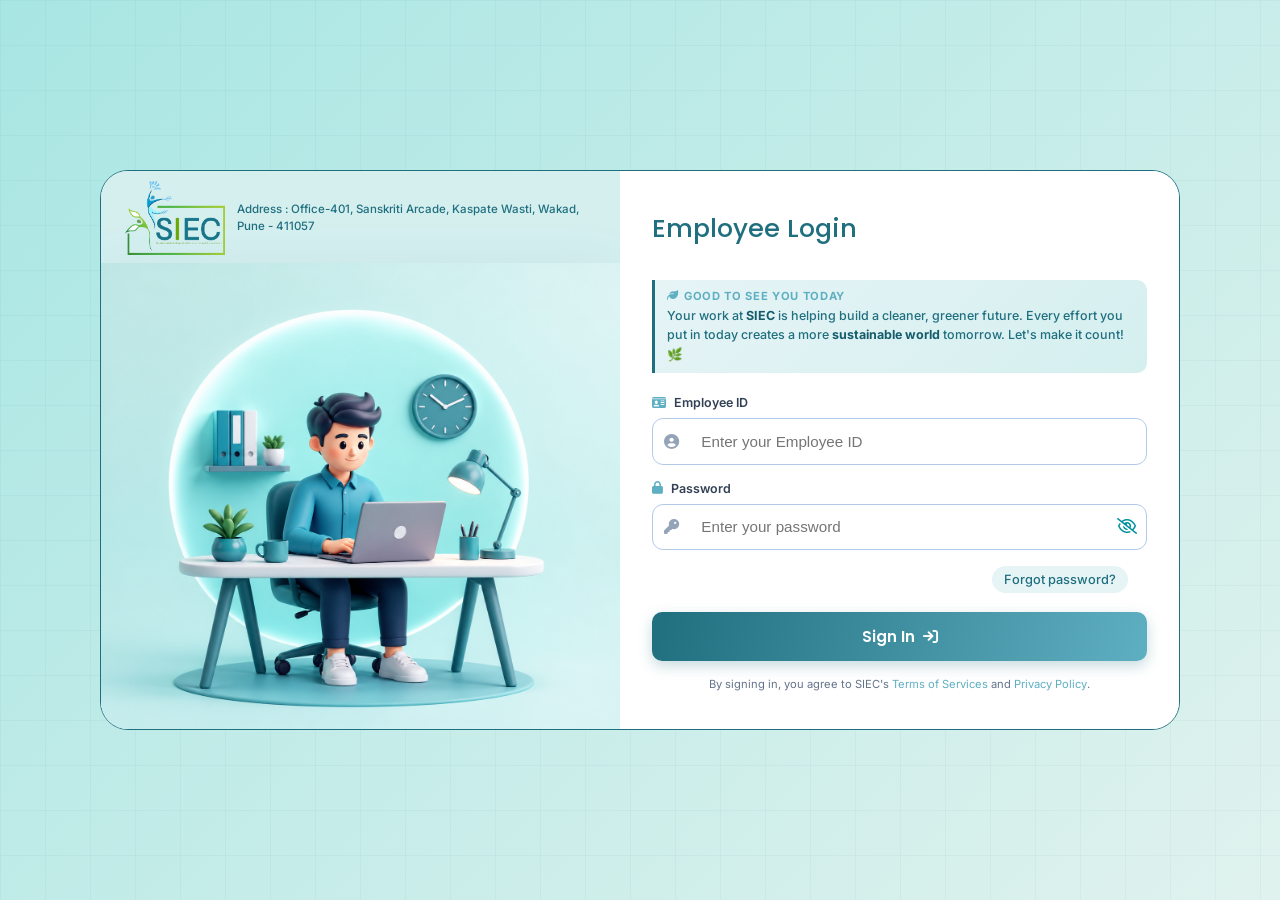
<file: index.html>
<!DOCTYPE html>
<html lang="en">
<head>
<meta charset="UTF-8" />
<meta name="viewport" content="width=device-width, initial-scale=1.0, user-scalable=yes" />
<title>Login | SIEC</title>

<link href="https://fonts.googleapis.com/css2?family=Inter:wght@400;500;600;700&family=Poppins:wght@500;600;700&display=swap" rel="stylesheet">
<link rel="stylesheet" href="https://cdnjs.cloudflare.com/ajax/libs/font-awesome/6.5.0/css/all.min.css">

<style>
  /* ── RESET & BASE ─────────────────────────────────────── */
  * { margin: 0; padding: 0; box-sizing: border-box; }

  body {
    font-family: 'Inter', sans-serif;
    min-height: 100vh;
    display: flex;
    align-items: center;
    justify-content: center;
    padding: 1.5rem;
    background: linear-gradient(135deg, #a8e6e3 0%, #e0f2ee 100%);
    overflow: auto;
  }

  body::before {
    content: '';
    position: fixed;
    inset: 0;
    background-image:
      linear-gradient(rgba(31, 111, 127, 0.06) 1px, transparent 1px),
      linear-gradient(90deg, rgba(31, 111, 127, 0.06) 1px, transparent 1px);
    background-size: 45px 45px;
    opacity: .7;
    pointer-events: none;
    z-index: 0;
  }

  /* ── LOGIN CARD ───────────────────────────────────────── */
  /* REPLACE */
.main-wrapper {
    position: relative;
    z-index: 2;
    width: 100%;
    max-width: 1080px;
    height: auto;
    max-height: calc(100vh - 3rem);
    background: white;
    border-radius: 28px;
    overflow: hidden;
    display: flex;
    border: 1px solid #1F6F7F;
  }

  /* Left Side */
  /* REPLACE */
.illustration-side {
    flex: 1.05;
    background: #d5efef;
    display: flex;
    flex-direction: column;
    align-items: center;
    justify-content: flex-start;
    position: relative;
    overflow: hidden;
    min-height: 0;
  }

  .illustration-top {
    margin-bottom: 10px;
    display: flex;
    align-items: center;
    gap: 12px;
    padding: 2px 24px 0;
  }

  .illustration-top img.side-logo {
    height: 90px;
    width: 100px;
    object-fit: contain;
    flex-shrink: 0;
  }

  .illustration-address {
    font-family: 'Inter', sans-serif;
    font-size: 0.72rem;
    color: #1F6F7F;
    line-height: 1.5;
    font-weight: 500;
  }

 /* REPLACE */
.illustration-side img.main-illustration {
    width: 100%;
    flex: 1;
    min-height: 0;
    object-fit: cover;
    object-position: center top;
    filter: drop-shadow(0 20px 30px rgba(31, 111, 127, .15));
    margin-top: -10px;
  }

  /* Right Side */
  /* REPLACE */
.form-side {
    flex: 1;
    background: white;
    padding: 2.4rem 2rem;
    display: flex;
    flex-direction: column;
    justify-content: center;
    min-height: 0;
    overflow-y: auto;
  }

  .header-row {
    display: flex;
    align-items: flex-start;
    gap: 16px;
    margin-bottom: 1.6rem;
  }

  .form-side h1 {
    font-family: 'Poppins', sans-serif;
    font-size: 1.6rem;
    font-weight: 500;
    color: #1F6F7F;
    margin: 0 0 6px;
  }

  /* ── MOTIVATIONAL TAGLINE ─────────────────────────────── */
  .motivational-tagline {
    background: linear-gradient(135deg, #E6F4F6 0%, #d5efef 100%);
    border-left: 3px solid #1F6F7F;
    border-radius: 0 10px 10px 0;
    padding: 9px 12px;
    margin-bottom: 1.4rem;
  }

  .motivational-tagline .tag-greeting {
    font-size: 0.7rem;
    font-weight: 700;
    color: #5FAFC2;
    letter-spacing: 0.06em;
    text-transform: uppercase;
    margin-bottom: 3px;
    display: flex;
    align-items: center;
    gap: 5px;
  }

  .motivational-tagline .tag-text {
    font-size: 0.78rem;
    font-weight: 500;
    color: #1F6F7F;
    line-height: 1.55;
  }

  .motivational-tagline .tag-text strong {
    color: #145c6b;
    font-weight: 700;
  }

  .input-group { margin-bottom: 1rem; }

  .input-group label {
    display: flex;
    align-items: center;
    gap: 8px;
    font-weight: 600;
    font-size: 0.78rem;
    margin-bottom: 8px;
    color: #334155;
  }

  .input-group label i { color: #5FAFC2; }

  .input-field { position: relative; }

  .input-field i.field-icon {
    position: absolute;
    left: 12px;
    top: 50%;
    transform: translateY(-50%);
    color: #94A3B8;
    font-size: 0.95rem;
  }

  .input-field input {
    width: 100%;
    padding: 0.85rem 1rem 0.85rem 3rem;
    font-size: 0.95rem;
    font-weight: 500;
    border: 1.5px solid #b2caea;
    border-radius: 11px;
    outline: none;
    transition: all 0.2s;
  }

  .input-field input:focus {
    border-color: #1F6F7F;
    box-shadow: 0 0 0 3px rgba(31, 111, 127, 0.08);
  }

  .password-toggle {
    position: absolute;
    right: 10px;
    top: 50%;
    transform: translateY(-50%);
    background: none;
    border: none;
    font-size: 1rem;
    color: #03919e;
    cursor: pointer;
  }

  .login-btn {
    width: 100%;
    background: linear-gradient(105deg, #1F6F7F 0%, #5FAFC2 100%);
    border: none;
    padding: 0.8rem;
    font-family: 'Poppins', sans-serif;
    font-weight: 600;
    font-size: 0.95rem;
    border-radius: 10px;
    color: #fff;
    cursor: pointer;
    margin-top: 1.2rem;
    display: flex;
    align-items: center;
    justify-content: center;
    gap: 0.5rem;
    box-shadow: 0 5px 14px rgba(31, 111, 127, 0.25);
    transition: all 0.2s;
  }

  .login-btn:hover:not(:disabled) {
    transform: translateY(-1px);
    box-shadow: 0 8px 18px rgba(31, 111, 127, 0.3);
  }

  .login-btn:disabled { opacity: 0.7; cursor: not-allowed; }

  .forgot-link {
    display: flex;
    justify-content: flex-end;
    margin: 0 1.2rem;
  }

  .forgot-link a {
    display: inline-block;
    padding: 6px 12px;
    font-size: 0.8rem;
    font-weight: 500;
    color: #1F6F7F;
    background: #E6F4F6;
    border-radius: 999px;
    text-decoration: none;
    transition: all 0.2s ease;
  }

  .forgot-link a:hover {
    background: #d4eef2;
    color: #145c6b;
    transform: translateY(-1px);
  }

  .terms {
    margin-top: auto;
    text-align: center;
    font-size: 0.7rem;
    color: #64748B;
    padding-top: 1rem;
  }

  .terms a { color: #5FAFC2; text-decoration: none; }

  @media (max-width: 900px) {
    .illustration-side { display: none; }
    .form-side { padding: 1.4rem 1.2rem; }
    .form-side h1 { font-size: 1.4rem; }
  }

  @media (max-width: 600px) {
    .main-wrapper { height: auto; }
    .form-side { padding: 1.2rem 1rem; }
    .login-btn { font-size: 0.9rem; padding: 0.75rem; }
    .input-field input { font-size: 0.88rem; }
  }

  /* ── TOAST ────────────────────────────────────────────── */
  .toast {
    position: fixed;
    top: 20px;
    right: 20px;
    z-index: 99999;
    padding: 12px 20px;
    border-radius: 12px;
    font-size: 14px;
    font-weight: 500;
    color: #fff;
    opacity: 0;
    transform: translateY(-10px);
    transition: all .3s;
    pointer-events: none;
    max-width: 340px;
  }

  .toast.show { opacity: 1; transform: translateY(0); }
  .toast.error   { background: #E56C6C; }
  .toast.success { background: #6FAF2E; }
  .toast.warning { background: #F59E0B; }

  /* ════════════════════════════════════════════════════════
     FORGOT PASSWORD OVERLAY
  ════════════════════════════════════════════════════════ */
  .fp-overlay {
    position: fixed;
    inset: 0;
    z-index: 9998;
    background: rgba(15, 40, 50, 0.55);
    backdrop-filter: blur(4px);
    display: flex;
    align-items: center;
    justify-content: center;
    padding: 1rem;
    opacity: 0;
    pointer-events: none;
    transition: opacity 0.3s ease;
  }

  .fp-overlay.active {
    opacity: 1;
    pointer-events: all;
  }

  .fp-modal {
    background: #fff;
    border-radius: 22px;
    width: 100%;
    max-width: 440px;
    box-shadow: 0 24px 60px rgba(15, 40, 50, 0.22);
    border: 1px solid rgba(31, 111, 127, 0.15);
    overflow: hidden;
    transform: translateY(18px) scale(0.97);
    transition: transform 0.32s cubic-bezier(0.34, 1.56, 0.64, 1);
  }

  .fp-overlay.active .fp-modal {
    transform: translateY(0) scale(1);
  }

  /* Modal Header */
  .fp-header {
    background: linear-gradient(105deg, #1F6F7F 0%, #5FAFC2 100%);
    padding: 1.4rem 1.6rem 1.2rem;
    position: relative;
  }

  .fp-header-top {
    display: flex;
    align-items: flex-start;
    justify-content: space-between;
  }

  .fp-header-icon {
    width: 42px;
    height: 42px;
    background: rgba(255,255,255,0.18);
    border-radius: 12px;
    display: flex;
    align-items: center;
    justify-content: center;
    font-size: 1.1rem;
    color: #fff;
    flex-shrink: 0;
  }

  .fp-close-btn {
    background: rgba(255,255,255,0.18);
    border: none;
    color: #fff;
    width: 30px;
    height: 30px;
    border-radius: 8px;
    cursor: pointer;
    font-size: 0.9rem;
    display: flex;
    align-items: center;
    justify-content: center;
    transition: background 0.2s;
    flex-shrink: 0;
  }

  .fp-close-btn:hover { background: rgba(255,255,255,0.28); }

  .fp-header h2 {
    font-family: 'Poppins', sans-serif;
    font-size: 1.15rem;
    font-weight: 600;
    color: #fff;
    margin: 10px 0 2px;
  }

  .fp-header p {
    font-size: 0.75rem;
    color: rgba(255,255,255,0.8);
    line-height: 1.45;
  }

  /* Breadcrumb Steps */
  .fp-steps {
    display: flex;
    align-items: center;
    padding: 1rem 1.6rem 0;
    gap: 0;
  }

  .fp-step-item {
    display: flex;
    flex-direction: column;
    align-items: center;
    gap: 5px;
    flex: 1;
    position: relative;
  }

  /* Connector line between steps */
  .fp-step-item:not(:last-child)::after {
    content: '';
    position: absolute;
    top: 15px;
    left: calc(50% + 15px);
    right: calc(-50% + 15px);
    height: 2px;
    background: #e2eaf0;
    transition: background 0.4s;
    z-index: 0;
  }

  .fp-step-item.completed:not(:last-child)::after {
    background: #1F6F7F;
  }

  .fp-step-dot {
    width: 30px;
    height: 30px;
    border-radius: 50%;
    border: 2px solid #cbd5e1;
    background: #fff;
    display: flex;
    align-items: center;
    justify-content: center;
    font-size: 0.7rem;
    font-weight: 700;
    color: #94a3b8;
    transition: all 0.35s;
    position: relative;
    z-index: 1;
  }

  .fp-step-item.active .fp-step-dot {
    border-color: #1F6F7F;
    background: #1F6F7F;
    color: #fff;
    box-shadow: 0 0 0 4px rgba(31, 111, 127, 0.15);
  }

  .fp-step-item.completed .fp-step-dot {
    border-color: #1F6F7F;
    background: #1F6F7F;
    color: #fff;
  }

  .fp-step-label {
    font-size: 0.64rem;
    font-weight: 600;
    color: #94a3b8;
    text-align: center;
    white-space: nowrap;
    transition: color 0.3s;
  }

  .fp-step-item.active .fp-step-label,
  .fp-step-item.completed .fp-step-label {
    color: #1F6F7F;
  }

  /* Modal Body */
  .fp-body {
    padding: 1.2rem 1.6rem 1.4rem;
    height: 320px;
    overflow: auto;
  }

  /* Step panels */
  .fp-panel {
    display: none;
    animation: fp-fade-in 0.3s ease;
  }

  .fp-panel.active { display: block; }

  @keyframes fp-fade-in {
    from { opacity: 0; transform: translateX(12px); }
    to   { opacity: 1; transform: translateX(0); }
  }

  .fp-panel-title {
    font-family: 'Poppins', sans-serif;
    font-size: 0.88rem;
    font-weight: 600;
    color: #1e3a44;
    margin-bottom: 4px;
  }

  .fp-panel-sub {
    font-size: 0.74rem;
    color: #64748b;
    margin-bottom: 1.1rem;
    line-height: 1.5;
  }

  .fp-panel-sub strong { color: #1F6F7F; }

  /* Email badge (shown in step 2 & 3) */
  .fp-email-badge {
    display: inline-flex;
    align-items: center;
    gap: 6px;
    background: #E6F4F6;
    border: 1px solid #b2dfe7;
    border-radius: 8px;
    padding: 6px 10px;
    margin-bottom: 1rem;
    font-size: 0.76rem;
    font-weight: 600;
    color: #1F6F7F;
  }

  .fp-email-badge i { font-size: 0.8rem; color: #5FAFC2; }

  /* Input fields inside modal */
  .fp-input-group { margin-bottom: 0.9rem; }

  .fp-input-group label {
    display: flex;
    align-items: center;
    gap: 7px;
    font-weight: 600;
    font-size: 0.75rem;
    color: #334155;
    margin-bottom: 7px;
  }

  .fp-input-group label i { color: #5FAFC2; font-size: 0.8rem; }

  .fp-input-wrap { position: relative; }

  .fp-input-wrap i.fi-icon {
    position: absolute;
    left: 11px;
    top: 50%;
    transform: translateY(-50%);
    color: #94a3b8;
    font-size: 0.9rem;
  }

  .fp-input-wrap input {
    width: 100%;
    padding: 0.78rem 1rem 0.78rem 2.7rem;
    font-size: 0.9rem;
    font-weight: 500;
    border: 1.5px solid #b2caea;
    border-radius: 10px;
    outline: none;
    transition: all 0.2s;
    font-family: 'Inter', sans-serif;
    color: #1e3a44;
  }

  .fp-input-wrap input:focus {
    border-color: #1F6F7F;
    box-shadow: 0 0 0 3px rgba(31, 111, 127, 0.09);
  }

  .fp-input-wrap input.error-field {
    border-color: #E56C6C;
    box-shadow: 0 0 0 3px rgba(229, 108, 108, 0.1);
  }

  .fp-pwd-toggle {
    position: absolute;
    right: 10px;
    top: 50%;
    transform: translateY(-50%);
    background: none;
    border: none;
    font-size: 0.95rem;
    color: #03919e;
    cursor: pointer;
    padding: 2px;
  }

  /* OTP input row */
  .otp-row {
    display: flex;
    gap: 8px;
    justify-content: center;
    margin-bottom: 0.6rem;
  }

  .otp-cell {
    width: 44px;
    height: 52px;
    border: 2px solid #b2caea;
    border-radius: 10px;
    text-align: center;
    font-size: 1.3rem;
    font-weight: 700;
    color: #1F6F7F;
    font-family: 'Poppins', sans-serif;
    outline: none;
    transition: all 0.2s;
    background: #fff;
    -moz-appearance: textfield;
  }

  .otp-cell::-webkit-outer-spin-button,
  .otp-cell::-webkit-inner-spin-button { -webkit-appearance: none; }

  .otp-cell:focus {
    border-color: #1F6F7F;
    box-shadow: 0 0 0 3px rgba(31, 111, 127, 0.12);
    background: #f0f9fb;
  }

  .otp-cell.filled {
    border-color: #1F6F7F;
    background: #E6F4F6;
  }

  .otp-cell.error-cell {
    border-color: #E56C6C;
    background: #fff5f5;
    animation: shake 0.4s ease;
  }

  @keyframes shake {
    0%,100% { transform: translateX(0); }
    20%,60%  { transform: translateX(-4px); }
    40%,80%  { transform: translateX(4px); }
  }

  /* OTP Timer */
  .otp-timer-row {
    display: flex;
    align-items: center;
    justify-content: space-between;
    margin-top: 0.4rem;
    margin-bottom: 0.8rem;
  }

  .otp-timer {
    display: inline-flex;
    align-items: center;
    gap: 5px;
    font-size: 0.74rem;
    font-weight: 600;
  }

  .otp-timer.ticking { color: #1F6F7F; }
  .otp-timer.expired { color: #E56C6C; }

  .timer-ring {
    width: 20px;
    height: 20px;
    position: relative;
    flex-shrink: 0;
  }

  .timer-ring svg {
    width: 20px;
    height: 20px;
    transform: rotate(-90deg);
  }

  .timer-ring .ring-bg {
    fill: none;
    stroke: #e2eaf0;
    stroke-width: 2.5;
  }

  .timer-ring .ring-fill {
    fill: none;
    stroke: #1F6F7F;
    stroke-width: 2.5;
    stroke-linecap: round;
    stroke-dasharray: 50.27;
    stroke-dashoffset: 0;
    transition: stroke-dashoffset 1s linear, stroke 0.3s;
  }

  .timer-ring.expired-ring .ring-fill { stroke: #E56C6C; }

  .resend-btn {
    background: none;
    border: none;
    font-size: 0.74rem;
    font-weight: 600;
    cursor: pointer;
    transition: all 0.2s;
    padding: 0;
  }

  .resend-btn:disabled { color: #94a3b8; cursor: not-allowed; }
  .resend-btn:not(:disabled) { color: #1F6F7F; }
  .resend-btn:not(:disabled):hover { color: #145c6b; text-decoration: underline; }

  /* Password strength */
  .pwd-strength-bar {
    height: 4px;
    border-radius: 3px;
    background: #e2eaf0;
    margin-top: 6px;
    overflow: hidden;
  }

  .pwd-strength-fill {
    height: 100%;
    border-radius: 3px;
    transition: width 0.4s ease, background 0.3s;
    width: 0%;
  }

  .pwd-strength-label {
    font-size: 0.68rem;
    font-weight: 600;
    margin-top: 3px;
    text-align: right;
  }

  /* Action button row */
  .fp-action-row {
    display: flex;
    gap: 8px;
    margin-top: 1rem;
  }

  .fp-btn {
    flex: 1;
    padding: 0.72rem 1rem;
    border-radius: 10px;
    font-family: 'Poppins', sans-serif;
    font-weight: 600;
    font-size: 0.85rem;
    cursor: pointer;
    border: none;
    display: flex;
    align-items: center;
    justify-content: center;
    gap: 6px;
    transition: all 0.2s;
  }

  .fp-btn-primary {
    background: linear-gradient(105deg, #1F6F7F 0%, #5FAFC2 100%);
    color: #fff;
    box-shadow: 0 4px 12px rgba(31, 111, 127, 0.22);
  }

  .fp-btn-primary:hover:not(:disabled) {
    transform: translateY(-1px);
    box-shadow: 0 6px 16px rgba(31, 111, 127, 0.3);
  }

  .fp-btn-primary:disabled { opacity: 0.65; cursor: not-allowed; }

  .fp-btn-ghost {
    background: #f1f5f9;
    color: #475569;
    border: 1.5px solid #e2e8f0;
  }

  .fp-btn-ghost:hover { background: #e8f0f8; color: #1F6F7F; border-color: #b2caea; }

  /* Info notice */
  .fp-notice {
    display: flex;
    align-items: flex-start;
    gap: 8px;
    background: #fffbeb;
    border: 1px solid #fde68a;
    border-radius: 9px;
    padding: 9px 11px;
    margin-bottom: 0.9rem;
    font-size: 0.72rem;
    color: #92400e;
    line-height: 1.45;
  }

  .fp-notice i { color: #F59E0B; margin-top: 1px; flex-shrink: 0; }

  /* Success panel */
  .fp-success-panel {
    text-align: center;
    padding: 1rem 0 0.5rem;
  }

  .fp-success-circle {
    width: 64px;
    height: 64px;
    border-radius: 50%;
    background: linear-gradient(135deg, #d5efef, #E6F4F6);
    display: flex;
    align-items: center;
    justify-content: center;
    margin: 0 auto 0.9rem;
    font-size: 1.8rem;
    color: #1F6F7F;
    animation: pop-in 0.5s cubic-bezier(0.34, 1.56, 0.64, 1);
  }

  @keyframes pop-in {
    from { transform: scale(0.3); opacity: 0; }
    to   { transform: scale(1);   opacity: 1; }
  }

  .fp-success-panel h3 {
    font-family: 'Poppins', sans-serif;
    font-size: 1rem;
    font-weight: 600;
    color: #1e3a44;
    margin-bottom: 6px;
  }

  .fp-success-panel p {
    font-size: 0.76rem;
    color: #64748b;
    line-height: 1.5;
  }

  /* Field error hint */
  .field-hint {
    font-size: 0.68rem;
    color: #E56C6C;
    margin-top: 4px;
    display: none;
  }

  .field-hint.visible { display: block; }

  /* Responsive */
  @media (max-width: 480px) {
    .fp-modal { border-radius: 16px; }
    .fp-header { padding: 1.2rem 1.2rem 1rem; }
    .fp-body { padding: 1rem 1.2rem 1.2rem; }
    .fp-steps { padding: 0.9rem 1.2rem 0; }
    .otp-cell { width: 38px; height: 46px; font-size: 1.15rem; }
  }
</style>
</head>

<body>

<div class="toast" id="toast"></div>

<!-- ════════════════ LOGIN CARD ════════════════ -->
<div class="main-wrapper">

  <!-- Left Illustration -->
  <div class="illustration-side">
    <div class="illustration-top">
      <img src="/Images/logo.png" alt="SIEC Logo" class="side-logo">
      <div class="illustration-address">
        Address : Office-401, Sanskriti Arcade, Kaspate Wasti, Wakad, Pune - 411057
      </div>
    </div>
    <img src="/Images/login.png" alt="Employee working" class="main-illustration">
  </div>

  <!-- Right Form -->
  <div class="form-side">
    <div class="header-row">
      <div class="header-text">
        <h1>Employee Login</h1>
      </div>
    </div>

    <!-- Motivational Tagline -->
    <div class="motivational-tagline">
      <div class="tag-greeting">
        <i class="fas fa-leaf"></i> Good to see you today
      </div>
      <div class="tag-text">
        Your work at <strong>SIEC</strong> is helping build a cleaner, greener future.
        Every effort you put in today creates a more <strong>sustainable world</strong> tomorrow. Let's make it count! 🌿
      </div>
    </div>

    <div class="input-group">
      <label><i class="fas fa-id-card"></i> Employee ID</label>
      <div class="input-field">
        <i class="fas fa-user-circle field-icon"></i>
        <input type="text" id="empId" placeholder="Enter your Employee ID" autocomplete="username" required>
      </div>
    </div>

    <div class="input-group">
      <label><i class="fas fa-lock"></i> Password</label>
      <div class="input-field">
        <i class="fas fa-key field-icon"></i>
        <input type="password" id="password" placeholder="Enter your password" autocomplete="current-password" required>
        <button type="button" class="password-toggle" id="togglePasswordBtn">
          <i class="far fa-eye-slash" id="toggleIcon"></i>
        </button>
      </div>
    </div>

    <div class="forgot-link">
      <a href="#" id="forgotLink">Forgot password?</a>
    </div>

    <button class="login-btn" id="loginBtn">
      <span id="btnText">Sign In</span>
      <i class="fas fa-arrow-right-to-bracket" id="btnIcon"></i>
    </button>

    <div class="terms">
      By signing in, you agree to SIEC's
      <a href="#">Terms of Services</a> and
      <a href="#">Privacy Policy</a>.
    </div>
  </div>
</div>

<!-- ════════════════ FORGOT PASSWORD OVERLAY ════════════════ -->
<div class="fp-overlay" id="fpOverlay" role="dialog" aria-modal="true" aria-label="Reset Password">
  <div class="fp-modal" id="fpModal">

    <!-- Header -->
    <div class="fp-header">
      <div class="fp-header-top">
        <div class="fp-header-icon"><i class="fas fa-shield-halved"></i></div>
        <button class="fp-close-btn" id="fpCloseBtn" aria-label="Close"><i class="fas fa-xmark"></i></button>
      </div>
      <h2>Reset Your Password</h2>
      <p>Verify your identity securely in 3 quick steps.</p>
    </div>

    <!-- Step Breadcrumbs -->
    <div class="fp-steps" id="fpSteps">
      <div class="fp-step-item active" data-step="1" id="stepItem1">
        <div class="fp-step-dot" id="stepDot1">1</div>
        <span class="fp-step-label">Email</span>
      </div>
      <div class="fp-step-item" data-step="2" id="stepItem2">
        <div class="fp-step-dot" id="stepDot2">2</div>
        <span class="fp-step-label">Verify OTP</span>
      </div>
      <div class="fp-step-item" data-step="3" id="stepItem3">
        <div class="fp-step-dot" id="stepDot3">3</div>
        <span class="fp-step-label">New Password</span>
      </div>
    </div>

    <!-- Body -->
    <div class="fp-body">

      <!-- ── STEP 1: Email ── -->
      <div class="fp-panel active" id="fpPanel1">
        <div class="fp-panel-title">Enter your registered email</div>
        <div class="fp-panel-sub">We'll send a 6-digit OTP to verify it's really you. The code is valid for <strong>5 minutes</strong>.</div>

        <div class="fp-input-group">
          <label><i class="fas fa-envelope"></i> Work Email Address</label>
          <div class="fp-input-wrap">
            <i class="fas fa-at fi-icon"></i>
            <input type="email" id="fpEmail" placeholder="your.email@company.com" autocomplete="email" maxlength="100">
          </div>
          <div class="field-hint" id="fpEmailHint"></div>
        </div>

        <div class="fp-notice">
          <i class="fas fa-circle-info"></i>
          <span>Use the email address associated with your SIEC employee account. Check with HR if unsure.</span>
        </div>

        <div class="fp-action-row">
          <button class="fp-btn fp-btn-ghost" id="fpCancelBtn1">Cancel</button>
          <button class="fp-btn fp-btn-primary" id="fpSendOtpBtn">
            <span id="sendOtpBtnText">Send OTP</span>
            <i class="fas fa-paper-plane" id="sendOtpBtnIcon"></i>
          </button>
        </div>
      </div>

      <!-- ── STEP 2: OTP ── -->
      <div class="fp-panel" id="fpPanel2">
        <div class="fp-panel-title">Enter the 6-digit code</div>
        <div class="fp-panel-sub">A one-time code was sent to your email. Do not share it with anyone.</div>

        <div class="fp-email-badge" id="fpEmailBadge2">
          <i class="fas fa-envelope-circle-check"></i>
          <span id="fpEmailDisplay2">—</span>
        </div>

        <div class="otp-row" id="otpRow">
          <input class="otp-cell" type="text" inputmode="numeric" maxlength="1" data-idx="0" aria-label="OTP digit 1">
          <input class="otp-cell" type="text" inputmode="numeric" maxlength="1" data-idx="1" aria-label="OTP digit 2">
          <input class="otp-cell" type="text" inputmode="numeric" maxlength="1" data-idx="2" aria-label="OTP digit 3">
          <input class="otp-cell" type="text" inputmode="numeric" maxlength="1" data-idx="3" aria-label="OTP digit 4">
          <input class="otp-cell" type="text" inputmode="numeric" maxlength="1" data-idx="4" aria-label="OTP digit 5">
          <input class="otp-cell" type="text" inputmode="numeric" maxlength="1" data-idx="5" aria-label="OTP digit 6">
        </div>

        <div class="otp-timer-row">
          <div class="otp-timer ticking" id="otpTimerDisplay">
            <div class="timer-ring" id="timerRing">
              <svg viewBox="0 0 20 20">
                <circle class="ring-bg" cx="10" cy="10" r="8"/>
                <circle class="ring-fill" id="ringFill" cx="10" cy="10" r="8"/>
              </svg>
            </div>
            <span id="otpTimerText">05:00</span>
          </div>
          <button class="resend-btn" id="resendOtpBtn" disabled>Resend code</button>
        </div>

        <div class="field-hint" id="fpOtpHint"></div>

        <div class="fp-action-row">
          <button class="fp-btn fp-btn-ghost" id="fpBackBtn2"><i class="fas fa-arrow-left"></i> Back</button>
          <button class="fp-btn fp-btn-primary" id="fpVerifyOtpBtn">
            <span id="verifyOtpBtnText">Verify Code</span>
            <i class="fas fa-check-circle" id="verifyOtpBtnIcon"></i>
          </button>
        </div>
      </div>

      <!-- ── STEP 3: New Password ── -->
      <div class="fp-panel" id="fpPanel3">
        <div class="fp-panel-title">Set a new password</div>
        <div class="fp-panel-sub">Choose a strong password. Minimum 8 characters with letters and numbers.</div>

        <div class="fp-email-badge" id="fpEmailBadge3">
          <i class="fas fa-envelope-circle-check"></i>
          <span id="fpEmailDisplay3">—</span>
        </div>

        <div class="fp-input-group">
          <label><i class="fas fa-lock"></i> New Password</label>
          <div class="fp-input-wrap">
            <i class="fas fa-key fi-icon"></i>
            <input type="password" id="fpNewPwd" placeholder="Enter new password" autocomplete="new-password" maxlength="64">
            <button type="button" class="fp-pwd-toggle" id="fpNewPwdToggle"><i class="far fa-eye-slash" id="fpNewPwdToggleIcon"></i></button>
          </div>
          <div class="pwd-strength-bar"><div class="pwd-strength-fill" id="pwdStrengthFill"></div></div>
          <div class="pwd-strength-label" id="pwdStrengthLabel" style="color:#94a3b8;">—</div>
        </div>

        <div class="fp-input-group">
          <label><i class="fas fa-lock"></i> Confirm Password</label>
          <div class="fp-input-wrap">
            <i class="fas fa-key fi-icon"></i>
            <input type="password" id="fpConfirmPwd" placeholder="Re-enter new password" autocomplete="new-password" maxlength="64">
            <button type="button" class="fp-pwd-toggle" id="fpConfirmPwdToggle"><i class="far fa-eye-slash" id="fpConfirmPwdToggleIcon"></i></button>
          </div>
          <div class="field-hint" id="fpPwdHint"></div>
        </div>

        <div class="fp-action-row">
          <button class="fp-btn fp-btn-ghost" id="fpBackBtn3"><i class="fas fa-arrow-left"></i> Back</button>
          <button class="fp-btn fp-btn-primary" id="fpResetPwdBtn">
            <span id="resetPwdBtnText">Reset Password</span>
            <i class="fas fa-shield-check" id="resetPwdBtnIcon"></i>
          </button>
        </div>
      </div>

      <!-- ── STEP 4: Success ── -->
      <div class="fp-panel" id="fpPanel4">
        <div class="fp-success-panel">
          <div class="fp-success-circle"><i class="fas fa-circle-check"></i></div>
          <h3>Password Reset Successful!</h3>
          <p>Your password has been updated. You can now sign in with your new credentials.</p>
        </div>
        <div class="fp-action-row" style="margin-top: 1.4rem;">
          <button class="fp-btn fp-btn-primary" id="fpGoToLoginBtn" style="flex:none;width:100%;">
            <i class="fas fa-arrow-right-to-bracket"></i> Back to Sign In
          </button>
        </div>
      </div>

    </div><!-- /fp-body -->
  </div><!-- /fp-modal -->
</div><!-- /fp-overlay -->


<script>
(function () {
  'use strict';

  /* ── CONFIG ─────────────────────────────────────────── */
  const BASE_URL  = 'http://localhost:8086';
  const LOGIN_URL = BASE_URL + '/api/employee/auth/login';
  const DASHBOARD = '/pages/dashboard.html';

  const OTP_SEND_URL     = BASE_URL + '/api/otp/send';
  const OTP_VALIDATE_URL = BASE_URL + '/api/otp/validate';
  const OTP_RESET_URL    = BASE_URL + '/api/otp/reset-password';

  const OTP_TTL_SECONDS  = 300; // 5 minutes — must match backend

  /* ── LOGIN ELEMENTS ─────────────────────────────────── */
  const empIdInput = document.getElementById('empId');
  const pwdInput   = document.getElementById('password');
  const toggleBtn  = document.getElementById('togglePasswordBtn');
  const toggleIcon = document.getElementById('toggleIcon');
  const loginBtn   = document.getElementById('loginBtn');
  const btnText    = document.getElementById('btnText');
  const btnIcon    = document.getElementById('btnIcon');
  const forgotLink = document.getElementById('forgotLink');
  const toast      = document.getElementById('toast');

  /* ── CLEAR STALE SESSION ────────────────────────────── */
  ['hrms_authenticated','hrms_employee_id','hrms_employee_prime_id',
   'hrms_first_name','hrms_full_name','hrms_designation',
   'hrms_department','hrms_work_email','hrms_login_ts',
  ].forEach(k => localStorage.removeItem(k));

  /* ── TOAST ──────────────────────────────────────────── */
  let toastTimer;
  function showToast(message, type = 'error') {
    clearTimeout(toastTimer);
    const pfx = type === 'success' ? '✓ ' : type === 'warning' ? '⚠ ' : '✕ ';
    toast.textContent = pfx + message;
    toast.className = `toast show ${type}`;
    toastTimer = setTimeout(() => { toast.className = 'toast'; }, 4500);
  }

  /* ── PASSWORD TOGGLE (login) ────────────────────────── */
  toggleBtn.addEventListener('click', () => {
    const is = pwdInput.type === 'password';
    pwdInput.type = is ? 'text' : 'password';
    toggleIcon.className = is ? 'far fa-eye' : 'far fa-eye-slash';
  });

  /* ── LOGIN LOADING STATE ─────────────────────────────── */
  function setLoginLoading(on) {
    loginBtn.disabled = on;
    btnText.textContent = on ? 'Signing in…' : 'Sign In';
    btnIcon.className = on ? 'fas fa-spinner fa-pulse' : 'fas fa-arrow-right-to-bracket';
  }

  /* ── STORE SESSION ──────────────────────────────────── */
  function storeDisplaySession(data) {
    const fullName = data.fullName ?? '';
    localStorage.setItem('hrms_authenticated',     'true');
    localStorage.setItem('hrms_employee_prime_id', String(data.employeePrimeId ?? ''));
    localStorage.setItem('hrms_employee_id',       data.employeeId ?? '');
    localStorage.setItem('hrms_full_name',         fullName);
    localStorage.setItem('hrms_first_name',        fullName.split(' ')[0] ?? '');
    localStorage.setItem('hrms_last_name',         fullName.split(' ').slice(2).join(' ') ?? '');
    localStorage.setItem('hrms_designation',       data.designation ?? '');
    localStorage.setItem('hrms_department',        data.department  ?? '');
    localStorage.setItem('hrms_login_ts',          String(Date.now()));
  }

  /* ── LOGIN HANDLER ──────────────────────────────────── */
  async function handleLogin() {
    const employeeId = empIdInput.value.trim();
    const password   = pwdInput.value;
    if (!employeeId) { showToast('Please enter your Employee ID'); empIdInput.focus(); return; }
    if (!password)   { showToast('Password is required'); pwdInput.focus(); return; }
    setLoginLoading(true);
    try {
      const res = await fetch(LOGIN_URL, {
        method: 'POST', credentials: 'include',
        headers: { 'Content-Type': 'application/json' },
        body: JSON.stringify({ employeeId, password }),
      });
      if (res.ok) {
        const data = await res.json();
        storeDisplaySession(data);
        showToast(`Welcome back, ${data.fullName?.split(' ')[0] || 'there'}!`, 'success');
        setTimeout(() => { window.location.href = DASHBOARD; }, 1300);
        return;
      }
      if (res.status === 401 || res.status === 403) {
        showToast('Invalid Employee ID or password.'); pwdInput.value = ''; pwdInput.focus();
      } else if (res.status === 404) {
        showToast('Employee not found. Check your Employee ID.');
      } else if (res.status === 429) {
        showToast('Too many attempts. Please wait and try again.', 'warning');
      } else if (res.status >= 500) {
        showToast('Server error. Please try again later.');
      } else {
        showToast('Login failed. Please try again.');
      }
    } catch {
      showToast('Unable to connect to server. Check your connection.');
    }
    setLoginLoading(false);
  }

  loginBtn.addEventListener('click', handleLogin);
  document.addEventListener('keydown', e => {
    if (e.key === 'Enter' && !loginBtn.disabled && !fpOverlay.classList.contains('active')) handleLogin();
  });

  /* ════════════════════════════════════════════════════════
     FORGOT PASSWORD STATE MACHINE
  ════════════════════════════════════════════════════════ */

  const fpOverlay = document.getElementById('fpOverlay');

  // State
  let fpState = {
    currentStep: 1,    // 1 | 2 | 3 | 4(success)
    email: '',
    otp: '',
    timerInterval: null,
    secondsLeft: OTP_TTL_SECONDS,
    otpExpired: false,
    resendCooldown: false,
    resendCount: 0,
    MAX_RESENDS: 3,
  };

  // Elements
  const fpCloseBtn      = document.getElementById('fpCloseBtn');
  const fpCancelBtn1    = document.getElementById('fpCancelBtn1');
  const fpEmailInput    = document.getElementById('fpEmail');
  const fpEmailHint     = document.getElementById('fpEmailHint');
  const fpSendOtpBtn    = document.getElementById('fpSendOtpBtn');
  const sendOtpBtnText  = document.getElementById('sendOtpBtnText');
  const sendOtpBtnIcon  = document.getElementById('sendOtpBtnIcon');

  const fpBackBtn2       = document.getElementById('fpBackBtn2');
  const fpVerifyOtpBtn   = document.getElementById('fpVerifyOtpBtn');
  const verifyOtpBtnText = document.getElementById('verifyOtpBtnText');
  const verifyOtpBtnIcon = document.getElementById('verifyOtpBtnIcon');
  const fpOtpHint        = document.getElementById('fpOtpHint');
  const otpCells         = document.querySelectorAll('.otp-cell');
  const otpTimerDisplay  = document.getElementById('otpTimerDisplay');
  const otpTimerText     = document.getElementById('otpTimerText');
  const timerRing        = document.getElementById('timerRing');
  const ringFill         = document.getElementById('ringFill');
  const resendOtpBtn     = document.getElementById('resendOtpBtn');

  const fpBackBtn3        = document.getElementById('fpBackBtn3');
  const fpResetPwdBtn     = document.getElementById('fpResetPwdBtn');
  const resetPwdBtnText   = document.getElementById('resetPwdBtnText');
  const resetPwdBtnIcon   = document.getElementById('resetPwdBtnIcon');
  const fpNewPwdInput     = document.getElementById('fpNewPwd');
  const fpConfirmPwdInput = document.getElementById('fpConfirmPwd');
  const fpPwdHint         = document.getElementById('fpPwdHint');
  const pwdStrengthFill   = document.getElementById('pwdStrengthFill');
  const pwdStrengthLabel  = document.getElementById('pwdStrengthLabel');
  const fpNewPwdToggle    = document.getElementById('fpNewPwdToggle');
  const fpNewPwdToggleIcon= document.getElementById('fpNewPwdToggleIcon');
  const fpConfirmPwdToggle= document.getElementById('fpConfirmPwdToggle');
  const fpConfirmPwdToggleIcon = document.getElementById('fpConfirmPwdToggleIcon');

  const fpGoToLoginBtn    = document.getElementById('fpGoToLoginBtn');

  /* ── OPEN / CLOSE OVERLAY ────────────────────────────── */
  function openFP() {
    resetFPState();
    fpOverlay.classList.add('active');
    setTimeout(() => fpEmailInput.focus(), 350);
    document.body.style.overflow = 'hidden';
  }

  function closeFP() {
    fpOverlay.classList.remove('active');
    clearOtpTimer();
    document.body.style.overflow = '';
  }

  forgotLink.addEventListener('click', e => { e.preventDefault(); openFP(); });
  fpCloseBtn.addEventListener('click', closeFP);
  fpCancelBtn1.addEventListener('click', closeFP);
  fpGoToLoginBtn.addEventListener('click', closeFP);

  // Close on backdrop click
  fpOverlay.addEventListener('click', e => {
    if (e.target === fpOverlay) closeFP();
  });

  // Trap Escape key
  document.addEventListener('keydown', e => {
    if (e.key === 'Escape' && fpOverlay.classList.contains('active')) closeFP();
  });

  /* ── RESET STATE ─────────────────────────────────────── */
  function resetFPState() {
    fpState = {
      currentStep: 1, email: '', otp: '',
      timerInterval: null, secondsLeft: OTP_TTL_SECONDS,
      otpExpired: false, resendCooldown: false, resendCount: 0, MAX_RESENDS: 3,
    };
    // Clear inputs
    fpEmailInput.value = '';
    clearOtpCells();
    fpNewPwdInput.value = '';
    fpConfirmPwdInput.value = '';
    // Clear hints
    hideHint(fpEmailHint);
    hideHint(fpOtpHint);
    hideHint(fpPwdHint);
    // Password strength
    pwdStrengthFill.style.width = '0%';
    pwdStrengthLabel.textContent = '—';
    pwdStrengthLabel.style.color = '#94a3b8';
    // Steps UI
    goToStep(1);
  }

  /* ── STEP NAVIGATION ─────────────────────────────────── */
  function goToStep(step) {
    fpState.currentStep = step;
    // Update panels
    [1, 2, 3, 4].forEach(s => {
      const panel = document.getElementById(`fpPanel${s}`);
      panel.classList.toggle('active', s === step);
    });
    // Update breadcrumbs (only steps 1-3)
    [1, 2, 3].forEach(s => {
      const item = document.getElementById(`stepItem${s}`);
      const dot  = document.getElementById(`stepDot${s}`);
      item.classList.remove('active', 'completed');
      if (s < step) {
        item.classList.add('completed');
        dot.innerHTML = '<i class="fas fa-check" style="font-size:0.65rem"></i>';
      } else if (s === step) {
        item.classList.add('active');
        dot.textContent = s;
      } else {
        dot.textContent = s;
      }
    });
  }

  /* ── EMAIL VALIDATION ────────────────────────────────── */
  function isValidEmail(email) {
    return /^[^\s@]+@[^\s@]+\.[^\s@]{2,}$/.test(email);
  }

  /* ── HINT HELPERS ────────────────────────────────────── */
  function showHint(el, msg) {
    el.textContent = msg;
    el.classList.add('visible');
  }

  function hideHint(el) {
    el.textContent = '';
    el.classList.remove('visible');
  }

  /* ── BUTTON LOADING STATE ────────────────────────────── */
  function setBtnLoading(btn, textEl, iconEl, loading, defaultText, defaultIconClass) {
    btn.disabled = loading;
    if (loading) {
      textEl.textContent = 'Please wait…';
      iconEl.className = 'fas fa-spinner fa-pulse';
    } else {
      textEl.textContent = defaultText;
      iconEl.className = defaultIconClass;
    }
  }

  /* ── OTP CELL KEYBOARD LOGIC (Google/Microsoft style) ── */
  function clearOtpCells() {
    otpCells.forEach(c => {
      c.value = '';
      c.classList.remove('filled', 'error-cell');
    });
  }

  function getOtpValue() {
    return Array.from(otpCells).map(c => c.value).join('');
  }

  otpCells.forEach((cell, idx) => {
    cell.addEventListener('input', e => {
      const val = e.target.value.replace(/\D/g, '');
      cell.value = val ? val[val.length - 1] : '';
      cell.classList.toggle('filled', !!cell.value);
      hideHint(fpOtpHint);
      otpCells.forEach(c => c.classList.remove('error-cell'));
      if (cell.value && idx < otpCells.length - 1) {
        otpCells[idx + 1].focus();
      }
      // Auto-submit when all 6 filled
      if (getOtpValue().length === 6 && !fpState.otpExpired) {
        fpVerifyOtpBtn.focus();
      }
    });

    cell.addEventListener('keydown', e => {
      if (e.key === 'Backspace') {
        if (!cell.value && idx > 0) {
          otpCells[idx - 1].value = '';
          otpCells[idx - 1].classList.remove('filled');
          otpCells[idx - 1].focus();
        }
      }
      if (e.key === 'ArrowLeft' && idx > 0)  otpCells[idx - 1].focus();
      if (e.key === 'ArrowRight' && idx < otpCells.length - 1) otpCells[idx + 1].focus();
    });

    // Handle paste into any cell
    cell.addEventListener('paste', e => {
      e.preventDefault();
      const pasted = (e.clipboardData || window.clipboardData).getData('text').replace(/\D/g, '').slice(0, 6);
      if (!pasted) return;
      otpCells.forEach((c, i) => {
        c.value = pasted[i] || '';
        c.classList.toggle('filled', !!c.value);
      });
      const nextEmpty = Array.from(otpCells).findIndex(c => !c.value);
      (otpCells[nextEmpty] || otpCells[5]).focus();
    });
  });

  /* ── OTP TIMER ───────────────────────────────────────── */
  const RING_CIRCUMFERENCE = 2 * Math.PI * 8; // r=8 → ~50.27

  function startOtpTimer() {
    clearOtpTimer();
    fpState.secondsLeft  = OTP_TTL_SECONDS;
    fpState.otpExpired   = false;
    resendOtpBtn.disabled = true;
    otpTimerDisplay.className = 'otp-timer ticking';
    timerRing.classList.remove('expired-ring');
    updateTimerDisplay(fpState.secondsLeft);

    fpState.timerInterval = setInterval(() => {
      fpState.secondsLeft--;
      updateTimerDisplay(fpState.secondsLeft);
      if (fpState.secondsLeft <= 0) {
        clearOtpTimer();
        fpState.otpExpired = true;
        otpTimerDisplay.className = 'otp-timer expired';
        timerRing.classList.add('expired-ring');
        otpTimerText.textContent = 'Expired';
        if (fpState.resendCount < fpState.MAX_RESENDS) {
          resendOtpBtn.disabled = false;
        } else {
          resendOtpBtn.textContent = 'Max resends reached';
          resendOtpBtn.disabled = true;
        }
        showHint(fpOtpHint, 'OTP has expired. Please request a new code.');
      }
    }, 1000);
  }

  function clearOtpTimer() {
    if (fpState.timerInterval) {
      clearInterval(fpState.timerInterval);
      fpState.timerInterval = null;
    }
  }

  function updateTimerDisplay(secs) {
    const m = String(Math.floor(secs / 60)).padStart(2, '0');
    const s = String(secs % 60).padStart(2, '0');
    otpTimerText.textContent = `${m}:${s}`;
    // Ring animation
    const ratio = secs / OTP_TTL_SECONDS;
    const offset = RING_CIRCUMFERENCE * (1 - ratio);
    ringFill.style.strokeDashoffset = offset;
    // Pulse red in last 60s
    if (secs <= 60 && secs > 0) {
      otpTimerDisplay.className = 'otp-timer expired';
      timerRing.classList.add('expired-ring');
    }
  }

  /* ── PASSWORD STRENGTH ───────────────────────────────── */
  fpNewPwdInput.addEventListener('input', () => {
    const val = fpNewPwdInput.value;
    const score = calcPwdStrength(val);
    const pct   = [0, 25, 50, 75, 100][score];
    const colors = ['#94a3b8','#E56C6C','#F59E0B','#5FAFC2','#1F6F7F'];
    const labels = ['—','Weak','Fair','Good','Strong'];
    pwdStrengthFill.style.width = pct + '%';
    pwdStrengthFill.style.background = colors[score];
    pwdStrengthLabel.textContent = labels[score];
    pwdStrengthLabel.style.color = colors[score];
    // Clear confirm hint if user is typing
    if (fpConfirmPwdInput.value) {
      if (val === fpConfirmPwdInput.value) hideHint(fpPwdHint);
    }
  });

  fpConfirmPwdInput.addEventListener('input', () => {
    if (fpConfirmPwdInput.value && fpNewPwdInput.value !== fpConfirmPwdInput.value) {
      showHint(fpPwdHint, 'Passwords do not match.');
    } else {
      hideHint(fpPwdHint);
    }
  });

  function calcPwdStrength(pwd) {
    if (!pwd || pwd.length < 4) return 0;
    let s = 0;
    if (pwd.length >= 8)  s++;
    if (/[A-Z]/.test(pwd) && /[a-z]/.test(pwd)) s++;
    if (/[0-9]/.test(pwd)) s++;
    if (/[^A-Za-z0-9]/.test(pwd)) s++;
    return s; // 0-4
  }

  /* ── PASSWORD VISIBILITY TOGGLES ────────────────────── */
  fpNewPwdToggle.addEventListener('click', () => {
    const is = fpNewPwdInput.type === 'password';
    fpNewPwdInput.type = is ? 'text' : 'password';
    fpNewPwdToggleIcon.className = is ? 'far fa-eye' : 'far fa-eye-slash';
  });

  fpConfirmPwdToggle.addEventListener('click', () => {
    const is = fpConfirmPwdInput.type === 'password';
    fpConfirmPwdInput.type = is ? 'text' : 'password';
    fpConfirmPwdToggleIcon.className = is ? 'far fa-eye' : 'far fa-eye-slash';
  });

  /* ── STEP 1: SEND OTP ────────────────────────────────── */
  fpSendOtpBtn.addEventListener('click', sendOtp);
  fpEmailInput.addEventListener('keydown', e => {
    if (e.key === 'Enter') sendOtp();
  });

  async function sendOtp() {
    const email = fpEmailInput.value.trim().toLowerCase();
    hideHint(fpEmailHint);

    if (!email) {
      showHint(fpEmailHint, 'Email address is required.');
      fpEmailInput.focus(); return;
    }
    if (!isValidEmail(email)) {
      showHint(fpEmailHint, 'Please enter a valid email address.');
      fpEmailInput.focus(); return;
    }

    setBtnLoading(fpSendOtpBtn, sendOtpBtnText, sendOtpBtnIcon, true, 'Send OTP', 'fas fa-paper-plane');

    try {
      const res = await fetch(OTP_SEND_URL, {
        method: 'POST',
        headers: { 'Content-Type': 'application/json' },
        body: JSON.stringify({ email }),
      });

      if (res.ok) {
        fpState.email = email;
        fpState.resendCount = 0;
        document.getElementById('fpEmailDisplay2').textContent = email;
        document.getElementById('fpEmailDisplay3').textContent = email;
        clearOtpCells();
        goToStep(2);
        startOtpTimer();
        setTimeout(() => otpCells[0].focus(), 300);

      } else if (res.status === 400) {
        // RuntimeException from backend — real business message (email not found, rate-limit, etc.)
        const body = await res.json().catch(() => ({}));
        showHint(fpEmailHint, body.message || 'Request failed. Please try again.');

      } else if (res.status === 404) {
        showHint(fpEmailHint, 'No account found with this email. Contact HR.');

      } else if (res.status === 429) {
        showHint(fpEmailHint, 'Too many requests. Please try again in a few minutes.');

      } else if (res.status >= 500) {
        showToast('Server error sending OTP. Please try again.', 'error');

      } else {
        const body = await res.json().catch(() => ({}));
        showHint(fpEmailHint, body.message || 'Failed to send OTP. Please try again.');
      }

    } catch {
      showToast('Network error. Check your connection and try again.', 'error');
    }

    setBtnLoading(fpSendOtpBtn, sendOtpBtnText, sendOtpBtnIcon, false, 'Send OTP', 'fas fa-paper-plane');
  }

  /* ── STEP 2: VERIFY OTP ──────────────────────────────── */
  fpVerifyOtpBtn.addEventListener('click', verifyOtp);

  async function verifyOtp() {
    const otp = getOtpValue();
    hideHint(fpOtpHint);

    if (fpState.otpExpired) {
      showHint(fpOtpHint, 'OTP has expired. Please request a new code.');
      return;
    }
    if (otp.length !== 6) {
      showHint(fpOtpHint, 'Please enter all 6 digits of the OTP.');
      otpCells[otp.length]?.focus(); return;
    }

    setBtnLoading(fpVerifyOtpBtn, verifyOtpBtnText, verifyOtpBtnIcon, true, 'Verify Code', 'fas fa-check-circle');

    try {
      const res = await fetch(OTP_VALIDATE_URL, {
        method: 'POST',
        headers: { 'Content-Type': 'application/json' },
        body: JSON.stringify({ email: fpState.email, otp }),
      });

      if (res.ok || res.status === 200) {
        fpState.otp = otp;
        clearOtpTimer();
        goToStep(3);
        setTimeout(() => fpNewPwdInput.focus(), 300);
      } else if (res.status === 400 || res.status === 401) {
        // Wrong OTP — shake cells
        otpCells.forEach(c => { c.classList.remove('filled'); c.classList.add('error-cell'); });
        setTimeout(() => otpCells.forEach(c => c.classList.remove('error-cell')), 600);
        clearOtpCells();
        otpCells[0].focus();
        showHint(fpOtpHint, 'Incorrect OTP. Please try again.');
      } else if (res.status === 410) {
        // Expired per server
        fpState.otpExpired = true;
        clearOtpTimer();
        showHint(fpOtpHint, 'OTP has expired. Please request a new one.');
        resendOtpBtn.disabled = fpState.resendCount >= fpState.MAX_RESENDS;
      } else if (res.status === 429) {
        showHint(fpOtpHint, 'Too many attempts. Please request a new OTP.');
        clearOtpTimer();
        fpState.otpExpired = true;
      } else if (res.status >= 500) {
        showToast('Server error validating OTP. Please retry.', 'error');
      } else {
        const body = await res.json().catch(() => ({}));
        showHint(fpOtpHint, body.message || 'Verification failed. Please try again.');
      }
    } catch {
      showToast('Network error. Check your connection.', 'error');
    }

    setBtnLoading(fpVerifyOtpBtn, verifyOtpBtnText, verifyOtpBtnIcon, false, 'Verify Code', 'fas fa-check-circle');
  }

  /* ── RESEND OTP ──────────────────────────────────────── */
  resendOtpBtn.addEventListener('click', async () => {
    if (fpState.resendCount >= fpState.MAX_RESENDS) {
      showHint(fpOtpHint, 'Maximum resend limit reached. Please try again later.');
      resendOtpBtn.disabled = true;
      return;
    }

    resendOtpBtn.disabled = true;
    resendOtpBtn.textContent = 'Sending…';
    hideHint(fpOtpHint);

    try {
      const res = await fetch(OTP_SEND_URL, {
        method: 'POST',
        headers: { 'Content-Type': 'application/json' },
        body: JSON.stringify({ email: fpState.email }),
      });

      if (res.ok || res.status === 200) {
        fpState.resendCount++;
        clearOtpCells();
        fpState.otpExpired = false;
        startOtpTimer();
        otpCells[0].focus();
        showToast('New OTP sent to your email.', 'success');
        const remaining = fpState.MAX_RESENDS - fpState.resendCount;
        resendOtpBtn.textContent = remaining > 0 ? 'Resend code' : 'Resend code';
        if (fpState.resendCount >= fpState.MAX_RESENDS) {
          resendOtpBtn.textContent = 'Max resends reached';
        }
      } else if (res.status === 429) {
        showHint(fpOtpHint, 'Please wait before requesting another OTP.');
        resendOtpBtn.disabled = false;
        resendOtpBtn.textContent = 'Resend code';
      } else {
        showToast('Failed to resend OTP. Please try again.', 'error');
        resendOtpBtn.disabled = false;
        resendOtpBtn.textContent = 'Resend code';
      }
    } catch {
      showToast('Network error. Check your connection.', 'error');
      resendOtpBtn.disabled = false;
      resendOtpBtn.textContent = 'Resend code';
    }
  });

  /* ── BACK BUTTONS ────────────────────────────────────── */
  fpBackBtn2.addEventListener('click', () => {
    clearOtpTimer();
    clearOtpCells();
    hideHint(fpOtpHint);
    goToStep(1);
    setTimeout(() => fpEmailInput.focus(), 200);
  });

  fpBackBtn3.addEventListener('click', () => {
    // Going back to step 2 restarts timer
    fpState.otp = '';
    clearOtpCells();
    hideHint(fpPwdHint);
    fpNewPwdInput.value = '';
    fpConfirmPwdInput.value = '';
    pwdStrengthFill.style.width = '0%';
    pwdStrengthLabel.textContent = '—';
    goToStep(2);
    fpState.otpExpired = false;
    startOtpTimer();
    setTimeout(() => otpCells[0].focus(), 200);
  });

  /* ── STEP 3: RESET PASSWORD ──────────────────────────── */
  fpResetPwdBtn.addEventListener('click', resetPassword);
  fpConfirmPwdInput.addEventListener('keydown', e => {
    if (e.key === 'Enter') resetPassword();
  });

  async function resetPassword() {
    const newPassword = fpNewPwdInput.value;
    const confirm     = fpConfirmPwdInput.value;
    hideHint(fpPwdHint);

    if (!newPassword) {
      showHint(fpPwdHint, 'Please enter a new password.');
      fpNewPwdInput.focus(); return;
    }
    if (newPassword.length < 8) {
      showHint(fpPwdHint, 'Password must be at least 8 characters.');
      fpNewPwdInput.focus(); return;
    }
    if (calcPwdStrength(newPassword) < 2) {
      showHint(fpPwdHint, 'Password too weak. Add uppercase letters, numbers, or symbols.');
      fpNewPwdInput.focus(); return;
    }
    if (!confirm) {
      showHint(fpPwdHint, 'Please confirm your password.');
      fpConfirmPwdInput.focus(); return;
    }
    if (newPassword !== confirm) {
      showHint(fpPwdHint, 'Passwords do not match.');
      fpConfirmPwdInput.focus(); return;
    }

    setBtnLoading(fpResetPwdBtn, resetPwdBtnText, resetPwdBtnIcon, true, 'Reset Password', 'fas fa-shield-check');

    try {
      const res = await fetch(OTP_RESET_URL, {
        method: 'POST',
        headers: { 'Content-Type': 'application/json' },
        body: JSON.stringify({ email: fpState.email, otp: fpState.otp, newPassword }),
      });

      if (res.ok || res.status === 200) {
        // Clear sensitive state
        fpState.otp = '';
        fpState.email = '';
        goToStep(4);
      } else if (res.status === 400) {
        const body = await res.json().catch(() => ({}));
        showHint(fpPwdHint, body.message || 'Invalid request. Please start over.');
      } else if (res.status === 401 || res.status === 410) {
        // OTP invalidated server-side
        showToast('Session expired. Please restart the process.', 'warning');
        setTimeout(() => { clearOtpTimer(); resetFPState(); }, 1500);
      } else if (res.status === 422) {
        showHint(fpPwdHint, 'Password does not meet the requirements. Try a stronger one.');
      } else if (res.status >= 500) {
        showToast('Server error. Please try again later.', 'error');
      } else {
        const body = await res.json().catch(() => ({}));
        showHint(fpPwdHint, body.message || 'Reset failed. Please try again.');
      }
    } catch {
      showToast('Network error. Check your connection.', 'error');
    }

    setBtnLoading(fpResetPwdBtn, resetPwdBtnText, resetPwdBtnIcon, false, 'Reset Password', 'fas fa-shield-check');
  }

})();
</script>

</body>
</html>
</file>
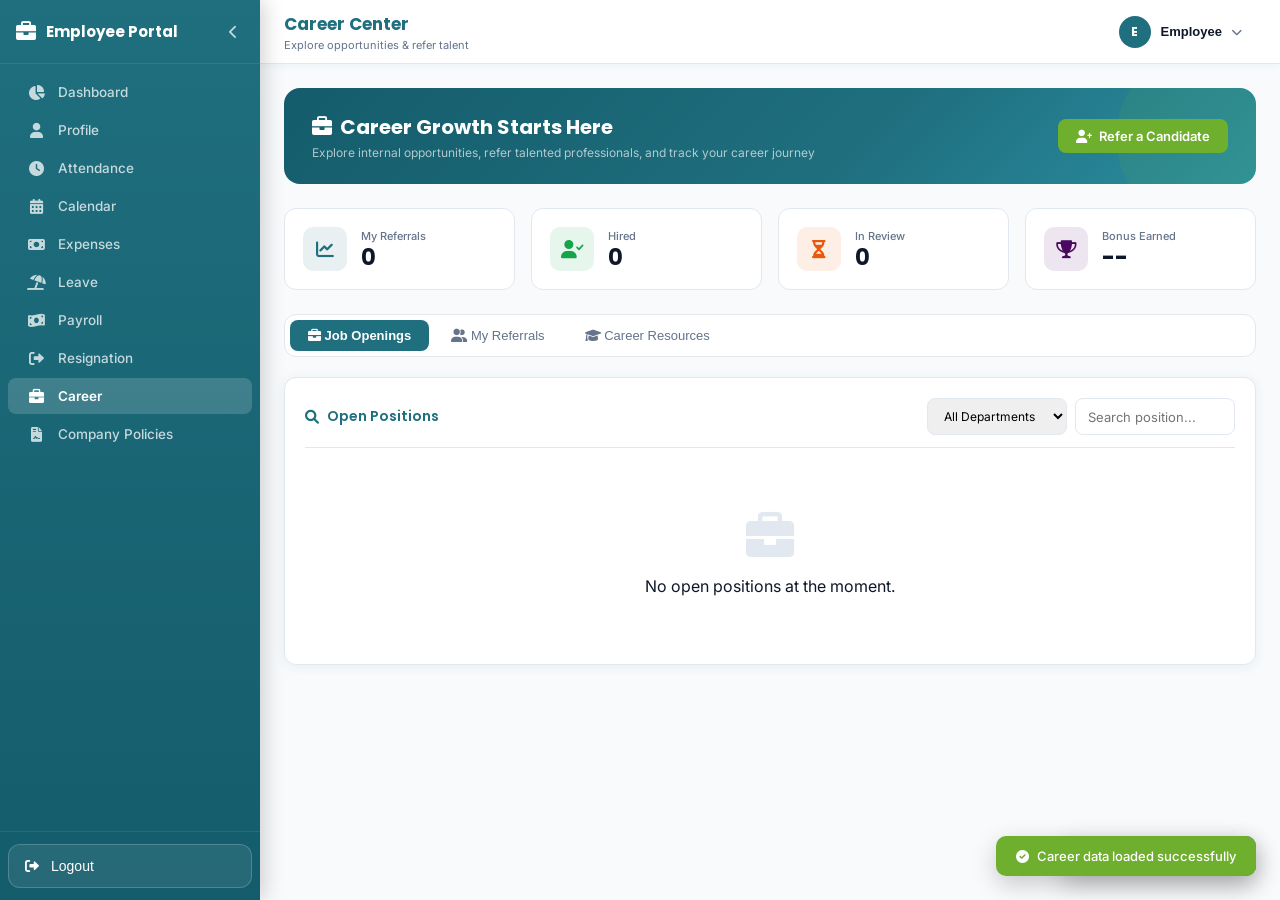
<file: pages/careers.html>
<!DOCTYPE html>
<html lang="en">
<head>
    <meta charset="UTF-8">
    <meta name="viewport" content="width=device-width, initial-scale=1.0, user-scalable=yes, viewport-fit=cover">
    <title>Career | Employee Portal</title>
    <link rel="stylesheet" href="https://cdnjs.cloudflare.com/ajax/libs/font-awesome/6.0.0-beta3/css/all.min.css">
    <link href="https://fonts.googleapis.com/css2?family=Inter:opsz,wght@14..32,400;14..32,500;14..32,600;14..32,700&family=Poppins:wght@500;600;700&display=swap" rel="stylesheet">
    <style>
        *, *::before, *::after { box-sizing: border-box; margin: 0; padding: 0; }

        :root {
            --primary:       #1f6f7f;
            --primary-light: #2a8fa1;
            --primary-dark:  #145c6b;
            --accent:        #6faf2e;
            --accent-light:  #8fd44a;
            --sidebar-w:     260px;
            --sidebar-collapsed-w: 84px;
            --header-h:      64px;
            --bg:            #f8fafc;
            --card-bg:       #ffffff;
            --border:        #e2e8f0;
            --text-main:     #0f172a;
            --text-muted:    #64748b;
            --text-light:    #94a3b8;
            --sidebar-hover:  rgba(255,255,255,0.10);
            --sidebar-active: rgba(255,255,255,0.16);
            --sidebar-text:   rgba(255,255,255,0.75);
            --green:         #1a7f4b;
            --green-bg:      rgba(26,127,75,0.10);
            --red:           #b91c1c;
            --red-bg:        rgba(185,28,28,0.10);
            --yellow:        #92690a;
            --yellow-bg:     rgba(212,160,23,0.13);
            --blue:          #1254a4;
            --blue-bg:       rgba(18,84,164,0.10);
            --radius:        12px;
            --shadow:        0 2px 12px rgba(31,111,127,0.08);
            --shadow-hover:  0 6px 24px rgba(31,111,127,0.16);
        }

        body {
            font-family: 'Inter', sans-serif;
            background: var(--bg);
            color: var(--text-main);
            display: flex;
            min-height: 100vh;
        }

        .sidebar {
            width: var(--sidebar-w);
            background: linear-gradient(180deg, #1f6f7f 0%, #145c6b 100%);
            min-height: 100vh;
            position: fixed;
            top: 0; left: 0;
            z-index: 300;
            display: flex;
            flex-direction: column;
            transition: width 0.3s ease;
            box-shadow: 4px 0 20px rgba(0,0,0,0.18);
            overflow: hidden;
        }
        .sidebar.collapsed { width: var(--sidebar-collapsed-w); }

        .sidebar-header {
            display: flex;
            align-items: center;
            justify-content: space-between;
            padding: 0 16px;
            height: var(--header-h);
            border-bottom: 1px solid rgba(255,255,255,0.08);
            flex-shrink: 0;
        }

        .logo {
            display: flex;
            align-items: center;
            gap: 10px;
            color: #fff;
            text-decoration: none;
            overflow: hidden;
        }
        .logo i { font-size: 20px; color: #fff; min-width: 20px; flex-shrink: 0; }
        .logo-text {
            font-family: 'Poppins', sans-serif;
            font-weight: 700;
            font-size: 15px;
            color: #fff;
            white-space: nowrap;
            transition: opacity 0.2s, width 0.2s;
        }
        .sidebar.collapsed .logo-text { opacity: 0; width: 0; overflow: hidden; }

        .collapse-btn {
            background: none;
            border: none;
            color: var(--sidebar-text);
            cursor: pointer;
            padding: 6px;
            border-radius: 6px;
            display: flex;
            align-items: center;
            flex-shrink: 0;
            transition: background 0.2s, color 0.2s;
        }
        .collapse-btn:hover { color: #fff; }
        .collapse-btn i { font-size: 14px; transition: transform 0.3s; }
        .sidebar.collapsed .collapse-btn i { transform: rotate(180deg); }

        .sidebar-nav { flex: 1; overflow-y: auto; overflow-x: hidden; padding: 8px 0; }
        .nav-menu { list-style: none; }
        .nav-link {
            display: flex;
            align-items: center;
            gap: 12px;
            padding: 10px 18px;
            margin: 2px 8px;
            border-radius: 8px;
            color: var(--sidebar-text);
            text-decoration: none;
            font-size: 13.5px;
            font-weight: 500;
            white-space: nowrap;
            transition: background 0.2s, color 0.2s;
            overflow: hidden;
        }
        .nav-link i { font-size: 15px; min-width: 20px; text-align: center; flex-shrink: 0; }
        .nav-link:hover  { background: rgba(255,255,255,0.10); color: #fff; }
        .nav-link.active { background: rgba(255,255,255,0.16); color: #fff; font-weight: 600; }
        .nav-text { transition: opacity 0.2s, width 0.2s; }
        .sidebar.collapsed .nav-text { opacity: 0; width: 0; overflow: hidden; }
        .sidebar.collapsed .nav-link { justify-content: center; padding: 10px 0; margin: 2px 0; }

        .sidebar-footer {
            padding: 12px 8px;
            border-top: 1px solid rgba(255,255,255,0.08);
            flex-shrink: 0;
        }
        .logout-btn {
            display: flex; align-items: center; gap: 12px;
            width: 100%; padding: 13px 16px;
            background: rgba(255,255,255,0.08);
            border: 1px solid rgba(255,255,255,0.20);
            border-radius: 12px;
            color: #fff;
            cursor: pointer;
            font-size: 14px;
            font-weight: 500;
            transition: all 0.25s ease;
        }
        .logout-btn:hover { background: rgba(239,68,68,0.14); color: #fca5a5; }
        .sidebar.collapsed .logout-btn { justify-content: center; padding: 10px 0; }
        .sidebar.mobile-open { transform: translateX(0) !important; width: var(--sidebar-w) !important; }

        .main-content {
            margin-left: var(--sidebar-w);
            flex: 1;
            display: flex;
            flex-direction: column;
            min-height: 100vh;
            transition: margin-left 0.3s;
        }
        .main-content.collapsed { margin-left: var(--sidebar-collapsed-w); }

        .header {
            position: sticky;
            top: 0;
            z-index: 200;
            height: var(--header-h);
            background: var(--card-bg);
            border-bottom: 1px solid var(--border);
            display: flex;
            align-items: center;
            justify-content: space-between;
            padding: 0 24px;
            box-shadow: 0 1px 8px rgba(31,111,127,0.06);
        }
        .header-left { display: flex; align-items: center; gap: 12px; }
        .mobile-toggle {
            display: none;
            background: none;
            border: none;
            font-size: 18px;
            color: var(--primary);
            cursor: pointer;
            padding: 6px;
            border-radius: 8px;
        }
        .mobile-toggle:hover { background: #e6f4f6; }
        .page-title {
            font-family: 'Poppins', sans-serif;
            font-size: 17px;
            font-weight: 700;
            color: var(--primary);
        }
        .page-subtitle { font-size: 11px; color: var(--text-muted); margin-top: 1px; }
        .header-right { display: flex; align-items: center; gap: 16px; }

        .user-profile { position: relative; }
        .profile-btn {
            display: flex; align-items: center; gap: 10px;
            background: none; border: none;
            border-radius: 40px;
            padding: 5px 14px 5px 5px;
            cursor: pointer;
            transition: all 0.2s;
        }
        .profile-btn:hover { background: #e6f4f6; }
        .avatar {
            width: 32px; height: 32px;
            border-radius: 50%;
            background: var(--primary);
            color: #fff;
            font-size: 12px;
            font-weight: 700;
            display: flex;
            align-items: center;
            justify-content: center;
            font-family: 'Poppins', sans-serif;
        }
        .user-name { font-size: 13px; font-weight: 600; color: var(--text-main); }
        .user-role { font-size: 11px; color: var(--text-muted); }
        .dropdown-arrow { font-size: 11px; color: var(--text-muted); transition: transform 0.2s; }
        .profile-btn.open .dropdown-arrow { transform: rotate(180deg); }
        .profile-dropdown {
            display: none;
            position: absolute;
            top: calc(100% + 8px);
            right: 0;
            background: var(--card-bg);
            border: 1px solid var(--border);
            border-radius: var(--radius);
            box-shadow: var(--shadow-hover);
            min-width: 180px;
            z-index: 400;
            overflow: hidden;
        }
        .profile-dropdown.open { display: block; }
        .dropdown-item {
            display: flex; align-items: center; gap: 10px;
            padding: 11px 16px;
            font-size: 13px;
            color: var(--text-main);
            text-decoration: none;
            background: none;
            border: none;
            width: 100%;
            cursor: pointer;
            transition: background 0.15s;
        }
        .dropdown-item:hover { background: #e6f4f6; color: var(--primary); }
        .dropdown-item i { color: var(--primary); font-size: 14px; min-width: 16px; }
        .dropdown-item.logout-item { color: var(--red); }
        .dropdown-item.logout-item i { color: var(--red); }
        .dropdown-divider { height: 1px; background: var(--border); }

        .content-wrapper { padding: 24px; flex: 1; }
        .page-banner {
            background: linear-gradient(135deg, var(--primary-dark) 0%, var(--primary) 60%, var(--primary-light) 100%);
            border-radius: 16px;
            padding: 24px 28px;
            display: flex;
            justify-content: space-between;
            align-items: center;
            margin-bottom: 24px;
            position: relative;
            overflow: hidden;
        }
        .page-banner::before {
            content: '';
            position: absolute;
            top: -40px; right: -40px;
            width: 180px; height: 180px;
            border-radius: 50%;
            background: rgba(111,175,46,0.10);
        }
        .banner-text h2 {
            font-family: 'Poppins', sans-serif;
            font-size: 20px;
            font-weight: 700;
            color: #fff;
        }
        .banner-text p { font-size: 12px; color: rgba(255,255,255,0.65); margin-top: 3px; }
        .banner-actions { display: flex; gap: 10px; z-index: 1; }

        .btn-primary {
            display: inline-flex; align-items: center; gap: 7px;
            background: var(--accent);
            color: #fff;
            border: none;
            padding: 9px 18px;
            border-radius: 8px;
            font-size: 13px;
            font-weight: 600;
            cursor: pointer;
            transition: all 0.2s;
            font-family: 'Inter', sans-serif;
        }
        .btn-primary:hover { background: var(--accent-light); transform: translateY(-1px); box-shadow: 0 4px 12px rgba(111,175,46,0.35); }
        .btn-outline {
            display: inline-flex; align-items: center; gap: 7px;
            background: transparent;
            color: var(--primary);
            border: 1px solid var(--primary);
            padding: 8px 16px;
            border-radius: 8px;
            font-size: 13px;
            font-weight: 500;
            cursor: pointer;
            transition: all 0.2s;
        }
        .btn-outline:hover { background: var(--primary); color: #fff; }
        .btn-sm { padding: 6px 12px; font-size: 12px; }

        .stats-grid {
            display: grid;
            grid-template-columns: repeat(4, 1fr);
            gap: 16px;
            margin-bottom: 24px;
        }
        .stat-card {
            background: var(--card-bg);
            border-radius: var(--radius);
            padding: 18px;
            border: 1px solid var(--border);
            display: flex;
            align-items: center;
            gap: 14px;
            transition: all 0.25s;
        }
        .stat-card:hover { transform: translateY(-2px); box-shadow: var(--shadow-hover); }
        .stat-icon {
            width: 44px; height: 44px;
            border-radius: 10px;
            display: flex; align-items: center; justify-content: center;
            font-size: 18px;
            flex-shrink: 0;
        }
        .stat-icon.primary { background: rgba(31,111,127,0.10); color: var(--primary); }
        .stat-icon.green   { background: rgba(22,163,74,0.10);  color: #16a34a; }
        .stat-icon.orange  { background: rgba(234,88,12,0.10);  color: #ea580c; }
        .stat-icon.purple  { background: rgba(84,8,99,0.10);    color: #4a0960; }
        .stat-info h3 { font-size: 11px; color: var(--text-muted); font-weight: 500; margin-bottom: 4px; }
        .stat-value { font-family: 'Poppins', sans-serif; font-size: 22px; font-weight: 700; color: var(--text-main); line-height: 1; }

        .tabs-bar {
            display: flex; gap: 4px;
            background: var(--card-bg);
            border: 1px solid var(--border);
            border-radius: var(--radius);
            padding: 5px;
            margin-bottom: 20px;
            flex-wrap: wrap;
        }
        .tab-btn {
            padding: 8px 18px;
            border-radius: 8px;
            font-size: 13px;
            font-weight: 500;
            border: none;
            background: transparent;
            color: var(--text-muted);
            cursor: pointer;
            transition: all 0.2s;
        }
        .tab-btn:hover { color: var(--primary); background: rgba(31,111,127,0.06); }
        .tab-btn.active { background: var(--primary); color: #fff; font-weight: 600; }
        .tab-content { display: none; }
        .tab-content.active { display: block; }

        .card {
            background: var(--card-bg);
            border-radius: var(--radius);
            border: 1px solid var(--border);
            padding: 20px;
            margin-bottom: 20px;
            box-shadow: var(--shadow);
        }
        .card-header {
            display: flex; justify-content: space-between; align-items: center;
            margin-bottom: 16px;
            padding-bottom: 12px;
            border-bottom: 1px solid var(--border);
        }
        .card-header h3 {
            font-family: 'Poppins', sans-serif;
            font-size: 14px;
            font-weight: 600;
            color: var(--primary);
            display: flex; align-items: center; gap: 8px;
        }

        .job-card {
            border: 1px solid var(--border);
            border-radius: var(--radius);
            padding: 16px;
            background: white;
            transition: all 0.3s;
            cursor: pointer;
        }
        .job-card:hover { border-color: var(--primary-light); box-shadow: var(--shadow-hover); transform: translateY(-2px); }
        .skills-tag {
            display: inline-flex;
            align-items: center;
            gap: 4px;
            background: rgba(31,111,127,0.08);
            border: 1px solid rgba(31,111,127,0.15);
            color: var(--primary);
            padding: 3px 10px;
            border-radius: 20px;
            font-size: 11px;
            font-weight: 500;
        }
        .badge {
            padding: 3px 12px;
            border-radius: 20px;
            font-size: 11px;
            font-weight: 600;
        }
        .badge-open { background: rgba(26,127,75,0.15); color: #1a7f4b; }
        .badge-paused { background: rgba(212,160,23,0.15); color: #92690a; }
        .badge-closed { background: rgba(185,28,28,0.15); color: #b91c1c; }
        .badge-pending { background: rgba(212,160,23,0.15); color: #92690a; }
        .badge-shortlisted { background: rgba(26,127,75,0.15); color: #1a7f4b; }
        .badge-hired { background: rgba(84,8,99,0.15); color: #4a0960; }
        .badge-rejected { background: rgba(185,28,28,0.15); color: #b91c1c; }

        .referral-card {
            border: 1px solid var(--border);
            border-radius: var(--radius);
            padding: 16px;
            background: white;
            transition: all 0.3s;
        }
        .referral-card:hover { border-color: var(--primary-light); box-shadow: var(--shadow-hover); }
        .policy-card {
            background: var(--bg);
            border-radius: 10px;
            padding: 14px;
            margin-bottom: 10px;
            border-left: 3px solid var(--primary);
        }
        .policy-card h4 {
            font-size: 13px;
            font-weight: 700;
            color: var(--primary);
            margin-bottom: 6px;
        }
        .policy-card p { font-size: 11px; color: var(--text-muted); }
        .referral-bonus {
            background: linear-gradient(135deg, var(--primary-dark), var(--primary));
            color: white;
            padding: 16px;
            border-radius: 12px;
            text-align: center;
            margin-bottom: 20px;
        }
        .referral-bonus i { font-size: 24px; margin-bottom: 8px; display: block; }
        .referral-bonus span { font-size: 18px; font-weight: 700; display: block; margin-top: 4px; }
        .referral-bonus small { font-size: 11px; opacity: 0.9; display: block; margin-top: 6px; }

        .modal {
            display: none;
            position: fixed; inset: 0;
            background: rgba(15,23,42,0.55);
            z-index: 1000;
            justify-content: center; align-items: center;
            backdrop-filter: blur(3px);
        }
        .modal.active { display: flex; }
        .modal-box {
            background: var(--card-bg);
            border-radius: 16px;
            width: 95%; max-width: 560px;
            max-height: 92vh; overflow-y: auto;
            box-shadow: 0 24px 60px rgba(0,0,0,0.25);
            animation: modalIn 0.25s ease;
        }
        @keyframes modalIn { from { transform: scale(0.95) translateY(10px); opacity: 0; } to { transform: scale(1) translateY(0); opacity: 1; } }
        .modal-header {
            background: linear-gradient(135deg, var(--primary-dark), var(--primary));
            padding: 18px 24px;
            border-radius: 16px 16px 0 0;
            display: flex; justify-content: space-between; align-items: center;
        }
        .modal-header h3 { font-family: 'Poppins', sans-serif; font-size: 15px; font-weight: 700; color: #fff; }
        .modal-header p { font-size: 11px; color: rgba(255,255,255,0.7); margin-top: 2px; }
        .modal-close {
            background: rgba(255,255,255,0.15);
            border: none; width: 30px; height: 30px;
            border-radius: 50%; cursor: pointer;
            color: #fff; font-size: 16px;
            display: flex; align-items: center; justify-content: center;
            transition: background 0.2s;
        }
        .modal-close:hover { background: rgba(255,255,255,0.25); }
        .modal-body { padding: 24px; }
        .modal-footer {
            padding: 16px 24px;
            border-top: 1px solid var(--border);
            display: flex; justify-content: flex-end; gap: 10px;
        }

        .form-group { margin-bottom: 16px; }
        .form-group label {
            font-size: 12px;
            font-weight: 600;
            color: var(--primary);
            margin-bottom: 5px;
            display: block;
        }
        input, select, textarea {
            border: 1px solid var(--border);
            border-radius: 8px;
            padding: 9px 12px;
            font-size: 13px;
            font-family: 'Inter', sans-serif;
            width: 100%;
        }
        input:focus, select:focus, textarea:focus {
            outline: none;
            border-color: var(--primary);
            box-shadow: 0 0 0 3px rgba(31,111,127,0.10);
        }

        .toast {
            position: fixed; bottom: 24px; right: 24px;
            padding: 12px 20px; border-radius: 10px;
            color: #fff; font-size: 13px; font-weight: 500;
            z-index: 2000; animation: toastIn 0.3s ease;
            display: flex; align-items: center; gap: 8px;
            box-shadow: 0 8px 24px rgba(0,0,0,0.2);
        }
        .toast.success { background: var(--accent); }
        .toast.error { background: #dc2626; }
        .toast.info { background: var(--primary); }
        @keyframes toastIn { from { transform: translateX(120%); opacity: 0; } to { transform: translateX(0); opacity: 1; } }

        .empty-state {
            text-align: center;
            padding: 48px;
            color: var(--text-muted);
            font-size: 13px;
        }
        .empty-state i {
            font-size: 48px;
            margin-bottom: 16px;
            display: block;
            color: var(--border);
        }
        .form-grid { display: grid; grid-template-columns: repeat(2,1fr); gap: 16px; }
        .full { grid-column: 1 / -1; }
        .flex { display: flex; }
        .gap-2 { gap: 8px; }
        .gap-3 { gap: 12px; }
        .items-center { align-items: center; }
        .justify-between { justify-content: space-between; }
        .mt-2 { margin-top: 8px; }
        .mb-2 { margin-bottom: 8px; }
        .p-3 { padding: 12px; }
        .text-sm { font-size: 12px; }
        .text-xs { font-size: 11px; }
        .font-bold { font-weight: 700; }
        .font-semibold { font-weight: 600; }
        .text-gray-500 { color: #64748b; }
        .bg-gray-50 { background-color: #f8fafc; }
        .rounded-lg { border-radius: 12px; }
        @media (max-width: 768px) {
            .sidebar { transform: translateX(-100%); }
            .sidebar.mobile-open { transform: translateX(0); width: var(--sidebar-w) !important; }
            .main-content { margin-left: 0 !important; }
            .mobile-toggle { display: block; }
            .stats-grid { grid-template-columns: repeat(2,1fr); }
            .content-wrapper { padding: 16px; }
            .page-banner { flex-direction: column; align-items: flex-start; gap: 14px; }
            .form-grid { grid-template-columns: 1fr; }
        }
    </style>
</head>
<body>

<div class="overlay" id="overlay" onclick="closeSidebar()"></div>

<aside class="sidebar" id="sidebar">
    <div class="sidebar-header">
        <div class="logo">
            <i class="fas fa-briefcase"></i>
            <span class="logo-text">Employee Portal</span>
        </div>
        <button class="collapse-btn" id="collapseSidebarBtn">
            <i class="fas fa-chevron-left"></i>
        </button>
    </div>
    <nav class="sidebar-nav">
      <ul class="nav-menu">
                    <li>
                        <a href="../pages/dashboard.html" class="nav-link"><i class="fas fa-chart-pie"></i><span
                                class="nav-text">Dashboard</span></a>
                    </li>
                    <li>
                        <a href="../pages/profile.html" class="nav-link"><i class="fas fa-user"></i><span
                                class="nav-text">Profile</span></a>
                    </li>
                    <li>
                        <a href="../pages/attendance.html" class="nav-link"><i class="fas fa-clock"></i><span
                                class="nav-text">Attendance</span></a>
                    </li>
                    <li>
                        <a href="../pages/calendar.html" class="nav-link"><i class="fas fa-calendar-alt"></i><span
                                class="nav-text">Calendar</span></a>
                    </li>
                    <li>
                        <a href="../pages/expenses.html" class="nav-link"><i class="fas fa-money-bill"></i><span
                                class="nav-text">Expenses</span></a>
                    </li>
                    <li>
                        <a href="../pages/leave.html" class="nav-link"><i class="fas fa-umbrella-beach"></i><span
                                class="nav-text">Leave</span></a>
                    </li>
                    <li>
                        <a href="../pages/payroll.html" class="nav-link"><i class="fas fa-money-bill-wave"></i><span
                                class="nav-text">Payroll</span></a>
                    </li>
                    <!-- <li>
                        <a href="../pages/careers.html" class="nav-link"><i class="fas fa-file-contract"></i><span
                                class="nav-text">Careesrs</span></a>
                    </li> -->

                    <li>
                        <a href="../pages/resignation.html" class="nav-link"><i class="fas fa-sign-out-alt"></i><span
                                class="nav-text">Resignation</span></a>
                    </li>

                    <li><a href="../pages/careers.html" class="nav-link active"><i class="fas fa-briefcase"></i><span class="nav-text">Career</span></a></li>

                    
                    <li>
                        <a href="../pages/under-construction.html" class="nav-link"><i class="fas fa-file-contract"></i><span
                                class="nav-text">Company Policies</span></a>
                    </li>
                </ul>
                </nav>
    <div class="sidebar-footer">
        <button class="logout-btn" onclick="showToast('Logging out...','info')">
            <i class="fas fa-sign-out-alt"></i><span class="nav-text">Logout</span>
        </button>
    </div>
</aside>

<div class="main-content" id="mainContent">
    <header class="header">
        <div class="header-left">
            <button class="mobile-toggle" id="mobileToggleBtn"><i class="fas fa-bars"></i></button>
            <div>
                <div class="page-title">Career Center</div>
                <div class="page-subtitle">Explore opportunities & refer talent</div>
            </div>
        </div>
        <div class="header-right">
            <div class="user-profile">
                <button class="profile-btn" id="profileDropdownBtn">
                    <div class="avatar" id="userAvatar">--</div>
                    <div class="user-info">
                        <div class="user-name" id="userName">Loading...</div>
                        <div class="user-role" id="userRole"></div>
                    </div>
                    <i class="fas fa-chevron-down dropdown-arrow"></i>
                </button>
                <div class="profile-dropdown" id="profileDropdown">
                    <a href="#" class="dropdown-item"><i class="fas fa-user-circle"></i><span>My Profile</span></a>
                    <div class="dropdown-divider"></div>
                    <button class="dropdown-item logout-item" onclick="showToast('Logging out...','info')">
                        <i class="fas fa-sign-out-alt"></i><span>Logout</span>
                    </button>
                </div>
            </div>
        </div>
    </header>

    <div class="content-wrapper">
        <div class="page-banner">
            <div class="banner-text">
                <h2><i class="fas fa-briefcase" style="margin-right:8px;"></i>Career Growth Starts Here</h2>
                <p>Explore internal opportunities, refer talented professionals, and track your career journey</p>
            </div>
            <div class="banner-actions">
                <button class="btn-primary" onclick="openReferralModal()">
                    <i class="fas fa-user-plus"></i> Refer a Candidate
                </button>
            </div>
        </div>

        <div class="stats-grid">
            <div class="stat-card">
                <div class="stat-icon primary"><i class="fas fa-chart-line"></i></div>
                <div class="stat-info">
                    <h3>My Referrals</h3>
                    <p class="stat-value" id="statReferrals">0</p>
                </div>
            </div>
            <div class="stat-card">
                <div class="stat-icon green"><i class="fas fa-user-check"></i></div>
                <div class="stat-info">
                    <h3>Hired</h3>
                    <p class="stat-value" id="statHired">0</p>
                </div>
            </div>
            <div class="stat-card">
                <div class="stat-icon orange"><i class="fas fa-hourglass-half"></i></div>
                <div class="stat-info">
                    <h3>In Review</h3>
                    <p class="stat-value" id="statPending">0</p>
                </div>
            </div>
            <div class="stat-card">
                <div class="stat-icon purple"><i class="fas fa-trophy"></i></div>
                <div class="stat-info">
                    <h3>Bonus Earned</h3>
                    <p class="stat-value" id="statBonus">--</p>
                </div>
            </div>
        </div>

        <div class="tabs-bar">
            <button class="tab-btn active" data-tab="openings"><i class="fas fa-briefcase"></i> Job Openings</button>
            <button class="tab-btn" data-tab="myreferrals"><i class="fas fa-user-friends"></i> My Referrals</button>
            <button class="tab-btn" data-tab="resources"><i class="fas fa-graduation-cap"></i> Career Resources</button>
        </div>

        <div id="tab-openings" class="tab-content active">
            <div class="card">
                <div class="card-header">
                    <h3><i class="fas fa-search"></i> Open Positions</h3>
                    <div style="display:flex;gap:8px;">
                        <select id="filterDept" onchange="renderJobOpenings()" style="width:140px;font-size:12px;">
                            <option value="all">All Departments</option>
                        </select>
                        <input type="text" id="searchJob" placeholder="Search position..." onkeyup="renderJobOpenings()" style="width:160px;">
                    </div>
                </div>
                <div id="jobOpeningsList"></div>
                <div id="jobEmpty" style="display:none;text-align:center;padding:48px;">
                    <i class="fas fa-briefcase" style="font-size:48px;color:var(--border);display:block;margin-bottom:16px;"></i>
                    <p>No open positions at the moment.</p>
                </div>
            </div>
        </div>

        <div id="tab-myreferrals" class="tab-content">
            <div class="card">
                <div class="card-header">
                    <h3><i class="fas fa-user-friends"></i> My Referral History</h3>
                    <button class="btn-primary btn-sm" onclick="openReferralModal()">
                        <i class="fas fa-plus"></i> New Referral
                    </button>
                </div>
                <div class="referral-bonus">
                    <i class="fas fa-gift"></i>
                    <span>Referral Bonus Program</span>
                    <small>Bonus amount will be decided by HR/Manager based on role level and hiring success</small>
                </div>
                <div id="referralsList"></div>
                <div id="refEmpty" style="display:none;text-align:center;padding:48px;">
                    <i class="fas fa-user-friends" style="font-size:48px;color:var(--border);display:block;margin-bottom:16px;"></i>
                    <p>No referrals made yet.</p>
                    <button class="btn-primary btn-sm" style="margin-top:12px;" onclick="openReferralModal()">Refer Someone Now</button>
                </div>
            </div>
        </div>

        <div id="tab-resources" class="tab-content">
            <div class="card">
                <div class="card-header">
                    <h3><i class="fas fa-graduation-cap"></i> Career Development Resources</h3>
                </div>
                <div style="display:grid;grid-template-columns:repeat(auto-fill,minmax(300px,1fr));gap:16px;">
                    <div class="policy-card"><h4><i class="fas fa-trophy"></i> Growth Paths</h4><p>Junior → Senior → Lead → Manager → Director. Clear progression criteria defined.</p></div>
                    <div class="policy-card"><h4><i class="fas fa-book"></i> Internal Job Posting Policy</h4><p>Employees with 12+ months tenure can apply for internal positions. Manager approval required.</p></div>
                    <div class="policy-card"><h4><i class="fas fa-gift"></i> Referral Program Guidelines</h4><p>Refer candidates for open positions. Bonus amount as decided by HR/Manager. Payout after 90 days of candidate's successful employment.</p></div>
                    <div class="policy-card"><h4><i class="fas fa-chalkboard-teacher"></i> Learning & Development</h4><p>Access to Udemy, LinkedIn Learning, and internal mentorship programs.</p></div>
                    <div class="policy-card"><h4><i class="fas fa-handshake"></i> Interview Preparation</h4><p>Mock interviews, resume reviews, and skill enhancement workshops available.</p></div>
                    <div class="policy-card"><h4><i class="fas fa-chart-simple"></i> Promotion Cycle</h4><p>Bi-annual review cycles (April & October). Self-nominations encouraged.</p></div>
                </div>
            </div>
        </div>
    </div>
</div>

<div id="referralModal" class="modal">
    <div class="modal-box">
        <div class="modal-header">
            <div><h3><i class="fas fa-user-plus"></i> Refer a Candidate</h3><p>Earn referral bonus when your referral gets hired!</p></div>
            <button class="modal-close" onclick="closeModal('referralModal')">&times;</button>
        </div>
        <div class="modal-body">
            <div class="form-group full"><label>Select Job Position *</label><select id="refJobId"><option value="">-- Select Position --</option></select></div>
            <div class="form-grid">
                <div class="form-group"><label>Candidate Full Name *</label><input type="text" id="refName" placeholder="Enter full name"></div>
                <div class="form-group"><label>Email Address *</label><input type="email" id="refEmail" placeholder="candidate@example.com"></div>
                <div class="form-group"><label>Phone Number</label><input type="tel" id="refPhone" placeholder="+91 XXXXXXXXXX"></div>
                <div class="form-group"><label>Relationship *</label><select id="refRelationship"><option value="">Select</option><option>Former Colleague</option><option>Friend</option><option>Relative</option><option>Classmate</option><option>Professional Network</option></select></div>
            </div>
            <div class="form-group full"><label>Referral Notes</label><textarea id="refNotes" rows="3" placeholder="Why would this candidate be a good fit?"></textarea></div>
            <div class="form-group full"><label>Resume / CV (Link)</label><input type="text" id="refResume" placeholder="Google Drive link or LinkedIn profile URL"></div>
            <div style="background:var(--blue-bg);padding:12px;border-radius:8px;font-size:12px;">
                <i class="fas fa-info-circle"></i> Referral bonus eligibility: Candidate must be hired and complete 90 days of employment. Bonus amount will be communicated by HR/Manager.
            </div>
        </div>
        <div class="modal-footer">
            <button onclick="closeModal('referralModal')" class="btn-outline">Cancel</button>
            <button onclick="submitReferral()" class="btn-primary" id="submitReferralBtn"><i class="fas fa-paper-plane"></i> Submit Referral</button>
        </div>
    </div>
</div>

<div id="jobDetailModal" class="modal">
    <div class="modal-box" style="max-width:600px;">
        <div class="modal-header"><div><h3 id="jobDetailTitle">Job Details</h3></div><button class="modal-close" onclick="closeModal('jobDetailModal')">&times;</button></div>
        <div class="modal-body" id="jobDetailBody"></div>
        <div class="modal-footer"><button onclick="closeModal('jobDetailModal')" class="btn-outline">Close</button></div>
    </div>
</div>

<script>
// ============================================================
//  CAREER MODULE - EMPLOYEE PORTAL (INTEGRATED WITH BACKEND)
// ============================================================
const BASE_URL = 'http://localhost:8086';
const CAREER_URL = `${BASE_URL}/api/career`;
const EMPLOYEE_API = `${BASE_URL}/api/employees`;

let currentEmployee = { employeePrimeId: null, employeeId: 'EMP001', name: 'Employee', email: '', designation: '', department: '' };
let jobOpenings = [];
let myReferrals = [];

function showToast(msg, type) {
    const toast = document.createElement('div');
    toast.className = `toast ${type}`;
    toast.innerHTML = `<i class="fas fa-${type === 'success' ? 'check-circle' : type === 'error' ? 'times-circle' : 'info-circle'}"></i> ${msg}`;
    document.body.appendChild(toast);
    setTimeout(() => toast.remove(), 3000);
}

function closeModal(id) { document.getElementById(id).classList.remove('active'); }
function openModal(id) { document.getElementById(id).classList.add('active'); }
function escapeHtml(str) { if (!str) return ''; return String(str).replace(/[&<>]/g, m => m === '&' ? '&amp;' : m === '<' ? '&lt;' : '&gt;'); }
function formatDate(dateStr) { if (!dateStr) return '—'; try { return new Date(dateStr).toLocaleDateString('en-IN', { day: '2-digit', month: 'short', year: 'numeric' }); } catch(e) { return dateStr; } }

async function apiFetch(url, method = 'GET', data = null) {
    try {
        const options = { method, headers: { 'Content-Type': 'application/json' } };
        if (data) options.body = JSON.stringify(data);
        const response = await fetch(url, options);
        return await response.json();
    } catch (error) { console.error('API Error:', error); return { success: false, message: error.message }; }
}

// Load Employee Data
async function loadEmployeeData() {
    try {
        const storedEmpId = localStorage.getItem('hrms_employee_id');
        if (storedEmpId) {
            const result = await apiFetch(`${EMPLOYEE_API}/get-employee-by-employeeId/${storedEmpId}`);
            if (result.success && result.data) {
                const emp = result.data;
                currentEmployee.employeePrimeId = emp.employeePrimeId;
                currentEmployee.employeeId = emp.employeeId;
                currentEmployee.name = (emp.firstName || '') + ' ' + (emp.lastName || '');
                currentEmployee.email = emp.email || '';
                currentEmployee.designation = emp.designation || 'Employee';
                currentEmployee.department = emp.department || '';
            } else { await loadFallbackEmployee(); }
        } else { await loadFallbackEmployee(); }
    } catch (error) { await loadFallbackEmployee(); }
    const initials = currentEmployee.name.split(' ').map(n => n[0]).join('').toUpperCase().slice(0, 2);
    document.getElementById('userAvatar').textContent = initials || 'EM';
    document.getElementById('userName').textContent = currentEmployee.name;
    document.getElementById('userRole').textContent = currentEmployee.designation;
}

async function loadFallbackEmployee() {
    const result = await apiFetch(`${EMPLOYEE_API}/all-employees`);
    if (result && Array.isArray(result) && result.length > 0) {
        const emp = result[0];
        currentEmployee.employeePrimeId = emp.employeePrimeId;
        currentEmployee.employeeId = emp.employeeId;
        currentEmployee.name = emp.fullName || (emp.firstName + ' ' + emp.lastName) || 'Employee';
        currentEmployee.email = emp.email || '';
        currentEmployee.designation = emp.designation || 'Employee';
        currentEmployee.department = emp.department || '';
    }
}

// Load Job Openings (only Open and Paused jobs from admin)
async function loadJobOpenings() {
    const result = await apiFetch(`${CAREER_URL}/get-all-job-openings/openings`);
    if (result.success && result.list) {
        jobOpenings = result.list.filter(j => j.status === 'Open' || j.status === 'Paused');
    } else if (result.data && Array.isArray(result.data)) {
        jobOpenings = result.data.filter(j => j.status === 'Open' || j.status === 'Paused');
    } else { jobOpenings = []; }
    renderJobOpenings();
    populateJobSelect();
    populateDepartmentFilter();
}

function renderJobOpenings() {
    const deptFilter = document.getElementById('filterDept').value;
    const search = document.getElementById('searchJob').value.toLowerCase();
    let list = [...jobOpenings];
    if (deptFilter !== 'all') list = list.filter(j => j.department === deptFilter);
    if (search) list = list.filter(j => (j.title || '').toLowerCase().includes(search) || (j.department || '').toLowerCase().includes(search));
    
    const container = document.getElementById('jobOpeningsList');
    const empty = document.getElementById('jobEmpty');
    
    if (!list.length) { container.innerHTML = ''; empty.style.display = 'block'; return; }
    empty.style.display = 'none';
    
    container.innerHTML = `<div style="display:grid;grid-template-columns:repeat(auto-fill,minmax(350px,1fr));gap:16px;">` + 
        list.map(job => {
            const skills = (job.requiredSkills || '').split(',').filter(Boolean).slice(0, 4);
            const skillsHtml = skills.map(s => `<span class="skills-tag">${escapeHtml(s.trim())}</span>`).join(' ');
            const statusClass = job.status === 'Open' ? 'badge-open' : 'badge-paused';
            return `<div class="job-card" onclick="viewJobDetail(${job.id})">
                <div style="display:flex;justify-content:space-between;margin-bottom:10px;">
                    <div><span style="font-size:14px;font-weight:700;color:var(--primary);">${escapeHtml(job.title)}</span>
                    <span class="badge ${statusClass}" style="margin-left:8px;">${job.status}</span></div>
                    <span style="font-size:20px;font-weight:800;color:var(--primary);">${job.numberOfOpenings || 1}</span>
                </div>
                <div style="font-size:12px;color:var(--text-muted);margin-bottom:8px;">
                    <i class="fas fa-building"></i> ${escapeHtml(job.department)} · <i class="fas fa-map-marker-alt"></i> ${escapeHtml(job.location || 'Remote')}
                </div>
                <div style="display:flex;flex-wrap:wrap;gap:6px;margin-bottom:10px;">${skillsHtml}</div>
                <div style="display:flex;gap:16px;font-size:11px;color:var(--text-muted);">
                    <span><i class="fas fa-clock"></i> ${escapeHtml(job.experienceRequired || 'Fresher')}</span>
                    <span><i class="fas fa-rupee-sign"></i> ${escapeHtml(job.salaryRange || 'Best in Industry')}</span>
                </div>
                <div style="margin-top:12px;padding-top:10px;border-top:1px solid var(--border);">
                    <span style="font-size:11px;color:var(--primary);"><i class="fas fa-external-link-alt"></i> Click to view details</span>
                </div>
            </div>`;
        }).join('') + `</div>`;
}

function viewJobDetail(id) {
    const job = jobOpenings.find(j => j.id === id);
    if (!job) return;
    const skills = (job.requiredSkills || '').split(',').filter(Boolean).map(s => `<span class="skills-tag">${escapeHtml(s.trim())}</span>`).join(' ');
    document.getElementById('jobDetailTitle').textContent = job.title;
    document.getElementById('jobDetailBody').innerHTML = `
        <div style="background:var(--bg);padding:16px;border-radius:12px;margin-bottom:16px;">
            <p><strong>Department:</strong> ${escapeHtml(job.department)}</p>
            <p><strong>Location:</strong> ${escapeHtml(job.location || 'Not specified')}</p>
            <p><strong>Employment Type:</strong> ${escapeHtml(job.employmentType || 'Full-Time')}</p>
            <p><strong>Experience:</strong> ${escapeHtml(job.experienceRequired || 'Fresher welcome')}</p>
            <p><strong>Salary Range:</strong> ${escapeHtml(job.salaryRange || 'Competitive')}</p>
        </div>
        <div style="margin-bottom:16px;"><h4 style="font-size:13px;font-weight:700;color:var(--primary);margin-bottom:8px;">Required Skills</h4><div>${skills}</div></div>
        <div style="margin-bottom:16px;"><h4 style="font-size:13px;font-weight:700;color:var(--primary);margin-bottom:8px;">Roles & Responsibilities</h4><p style="font-size:13px;white-space:pre-line;">${escapeHtml(job.rolesResponsibilities || 'Not specified')}</p></div>
        <div><h4 style="font-size:13px;font-weight:700;color:var(--primary);margin-bottom:8px;">Qualifications</h4><p style="font-size:13px;">${escapeHtml(job.qualifications || 'As per industry standards')}</p></div>
    `;
    openModal('jobDetailModal');
}

function populateDepartmentFilter() {
    const depts = [...new Set(jobOpenings.map(j => j.department).filter(Boolean))];
    const filterDept = document.getElementById('filterDept');
    filterDept.innerHTML = '<option value="all">All Departments</option>' + depts.map(d => `<option value="${d}">${d}</option>`).join('');
}

function populateJobSelect() {
    const select = document.getElementById('refJobId');
    const openJobs = jobOpenings.filter(j => j.status === 'Open');
    select.innerHTML = '<option value="">-- Select Position --</option>' + openJobs.map(job => `<option value="${job.id}">${escapeHtml(job.title)} (${escapeHtml(job.department)})</option>`).join('');
}

// Load My Referrals
async function loadMyReferrals() {
    if (!currentEmployee.employeePrimeId) { myReferrals = []; renderMyReferrals(); updateStats(); return; }
    const result = await apiFetch(`${CAREER_URL}/get-referrals-by-employee-id/referrals/employee/${currentEmployee.employeePrimeId}`);
    if (result.success && result.list) { myReferrals = result.list; }
    else if (result.data && Array.isArray(result.data)) { myReferrals = result.data; }
    else { myReferrals = []; }
    renderMyReferrals();
    updateStats();
}

function renderMyReferrals() {
    const container = document.getElementById('referralsList');
    const empty = document.getElementById('refEmpty');
    if (!myReferrals.length) { container.innerHTML = ''; empty.style.display = 'block'; return; }
    empty.style.display = 'none';
    container.innerHTML = `<div style="display:grid;grid-template-columns:repeat(auto-fill,minmax(350px,1fr));gap:16px;">` + 
        myReferrals.map(ref => {
            const statusClass = { 'Pending': 'badge-pending', 'Shortlisted': 'badge-shortlisted', 'Hired': 'badge-hired', 'Rejected': 'badge-rejected' }[ref.referralStatus] || 'badge-pending';
            return `<div class="referral-card">
                <div class="flex items-center gap-3 mb-3">
                    <div class="avatar" style="width:36px;height:36px;font-size:12px;">${(ref.referredCandidateName || 'R').charAt(0)}</div>
                    <div><p class="font-bold">${escapeHtml(ref.referredCandidateName)}</p><p class="text-sm text-gray-500">${escapeHtml(ref.jobTitle || ref.position || 'Position')}</p></div>
                    <span class="badge ${statusClass}" style="margin-left:auto;">${ref.referralStatus}</span>
                </div>
                <div class="p-3 mb-3 rounded-lg bg-gray-50">
                    <p class="text-xs text-gray-500">Referred on ${formatDate(ref.referredOn)}</p>
                    <p class="text-sm"><strong>Relationship:</strong> ${escapeHtml(ref.relationship || 'Not specified')}</p>
                </div>
                ${ref.referralNotes ? `<p class="text-sm italic">"${escapeHtml(ref.referralNotes)}"</p>` : ''}
            </div>`;
        }).join('') + `</div>`;
}

// Submit Referral
async function submitReferral() {
    const jobId = document.getElementById('refJobId').value;
    const name = document.getElementById('refName').value.trim();
    const email = document.getElementById('refEmail').value.trim();
    const phone = document.getElementById('refPhone').value.trim();
    const relationship = document.getElementById('refRelationship').value;
    const notes = document.getElementById('refNotes').value.trim();
    const resume = document.getElementById('refResume').value.trim();
    
    if (!jobId) { showToast('Please select a job position', 'error'); return; }
    if (!name) { showToast('Please enter candidate name', 'error'); return; }
    if (!email) { showToast('Please enter candidate email', 'error'); return; }
    if (!relationship) { showToast('Please select relationship', 'error'); return; }
    
    const btn = document.getElementById('submitReferralBtn');
    btn.disabled = true;
    btn.innerHTML = '<span class="spinner"></span> Submitting...';
    
    const payload = {
        jobId: parseInt(jobId),
        referringEmployeeId: currentEmployee.employeePrimeId,
        referringEmployeeName: currentEmployee.name,
        referringEmployeeCode: currentEmployee.employeeId,
        referredCandidateName: name,
        referredCandidateEmail: email,
        referredCandidatePhone: phone,
        relationship: relationship,
        referralNotes: notes,
        resumeUrl: resume,
        referralStatus: 'Pending'
    };
    
    const result = await apiFetch(`${CAREER_URL}/create-referral/referrals`, 'POST', payload);
    btn.disabled = false;
    btn.innerHTML = '<i class="fas fa-paper-plane"></i> Submit Referral';
    
    if (result.success) {
        closeModal('referralModal');
        document.getElementById('refName').value = '';
        document.getElementById('refEmail').value = '';
        document.getElementById('refPhone').value = '';
        document.getElementById('refNotes').value = '';
        document.getElementById('refResume').value = '';
        document.getElementById('refRelationship').value = '';
        document.getElementById('refJobId').value = '';
        await loadMyReferrals();
        showToast('Referral submitted successfully!', 'success');
    } else {
        showToast(result.message || 'Failed to submit referral', 'error');
    }
}

function openReferralModal() {
    if (!jobOpenings.filter(j => j.status === 'Open').length) {
        showToast('No open positions available for referral', 'error');
        return;
    }
    openModal('referralModal');
}

// Update Stats - Bonus amount removed, showing "--" instead
function updateStats() {
    const totalReferrals = myReferrals.length;
    const hiredReferrals = myReferrals.filter(r => r.referralStatus === 'Hired').length;
    const pendingReferrals = myReferrals.filter(r => r.referralStatus === 'Pending').length;
    
    document.getElementById('statReferrals').textContent = totalReferrals;
    document.getElementById('statHired').textContent = hiredReferrals;
    document.getElementById('statPending').textContent = pendingReferrals;
    document.getElementById('statBonus').innerHTML = '--';
}

// Tab Switching
function switchTab(tab) {
    document.querySelectorAll('.tab-btn').forEach(btn => btn.classList.remove('active'));
    document.querySelectorAll('.tab-content').forEach(content => content.classList.remove('active'));
    document.querySelector(`.tab-btn[data-tab="${tab}"]`).classList.add('active');
    document.getElementById(`tab-${tab}`).classList.add('active');
}

// Sidebar Functions
document.getElementById('collapseSidebarBtn').addEventListener('click', () => {
    document.getElementById('sidebar').classList.toggle('collapsed');
    document.getElementById('mainContent').classList.toggle('collapsed');
});
document.getElementById('mobileToggleBtn').addEventListener('click', () => {
    document.getElementById('sidebar').classList.add('mobile-open');
    document.getElementById('overlay').classList.add('active');
});
function closeSidebar() {
    document.getElementById('sidebar').classList.remove('mobile-open');
    document.getElementById('overlay').classList.remove('active');
}
document.getElementById('profileDropdownBtn').addEventListener('click', function() {
    document.getElementById('profileDropdown').classList.toggle('open');
    this.classList.toggle('open');
});
document.addEventListener('click', e => {
    if (!e.target.closest('.user-profile')) {
        document.getElementById('profileDropdown').classList.remove('open');
        document.getElementById('profileDropdownBtn').classList.remove('open');
    }
});
document.querySelectorAll('.tab-btn').forEach(btn => {
    btn.addEventListener('click', function() { switchTab(this.getAttribute('data-tab')); });
});

// Initialize
async function initPage() {
    showToast('Loading career data...', 'info');
    try {
        await loadEmployeeData();
        await Promise.all([loadJobOpenings(), loadMyReferrals()]);
        showToast('Career data loaded successfully', 'success');
    } catch (error) {
        console.error('Init error:', error);
        showToast('Error loading data', 'error');
    }
}
initPage();
</script>
</body>
</html>
</file>
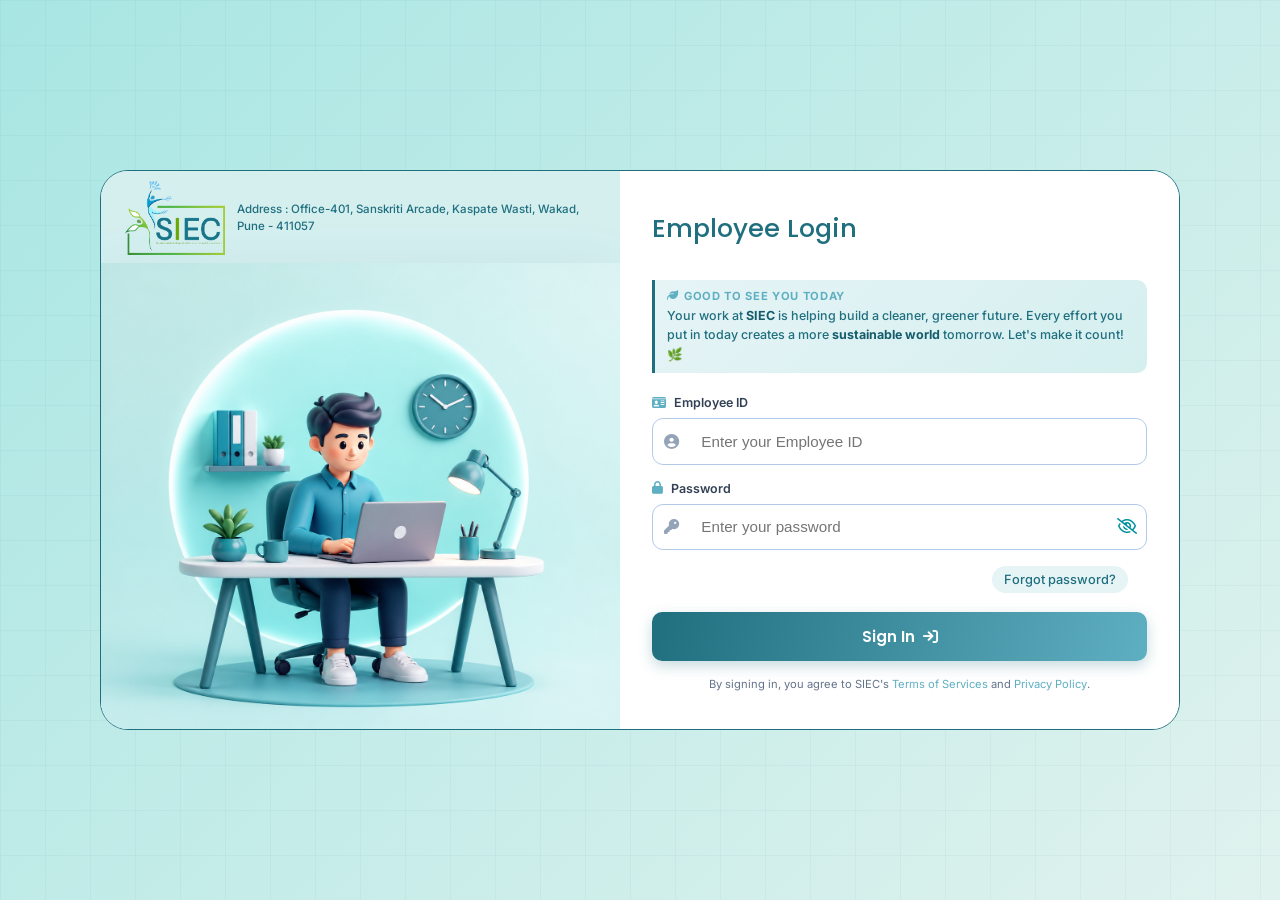
<file: pages/under-construction.html>
<!doctype html>
<html lang="en">
<head>
  <meta charset="UTF-8" />
  <meta name="viewport" content="width=device-width, initial-scale=1.0" />
  <title>Coming Soon</title>
  <link rel="stylesheet" href="https://cdnjs.cloudflare.com/ajax/libs/font-awesome/6.0.0-beta3/css/all.min.css" />
  <link href="https://fonts.googleapis.com/css2?family=Inter:opsz,wght@14..32,400;14..32,500;14..32,600;14..32,700&family=Poppins:wght@500;600;700&display=swap" rel="stylesheet" />
  <style>
    *, *::before, *::after { box-sizing: border-box; margin: 0; padding: 0; }

    :root {
      --primary:        #1f6f7f;
      --primary-soft:   #e6f4f6;
      --primary-dark:   #145c6b;
      --accent:         #6faf2e;
      --bg-body:        #f8fafc;
      --bg-card:        #ffffff;
      --border-color:   #e2e8f0;
      --heading:        #0f172a;
      --text-dark:      #334155;
      --text-muted:     #64748b;
      --sidebar-width:  260px;
      --sidebar-collapsed-width: 80px;
      --header-height:  70px;
      --radius:         16px;
      --shadow-sm:      0 2px 8px rgba(0,0,0,0.06);
      --shadow-md:      0 4px 20px rgba(0,0,0,0.08);
    }

    body {
      font-family: 'Inter', system-ui, sans-serif;
      background: var(--bg-body);
      color: var(--text-dark);
      font-size: 14px;
      overflow-x: hidden;
    }

    .dashboard-container { display: flex; min-height: 100vh; }

    /* ── Sidebar ─────────────────────────────────────── */
    .sidebar {
      position: fixed; left: 0; top: 0;
      width: var(--sidebar-width); height: 100vh;
      background: linear-gradient(180deg, #1f6f7f 0%, #145c6b 100%);
      color: #fff;
      display: flex; flex-direction: column;
      z-index: 1050; overflow: hidden;
      transition: width 0.35s cubic-bezier(0.32,0.72,0,1);
      box-shadow: 4px 0 20px rgba(0,0,0,0.12);
    }
    .sidebar::before, .sidebar::after {
      content: ''; position: absolute; border-radius: 50%;
      filter: blur(60px); opacity: 0.25; z-index: 0; pointer-events: none;
    }
    .sidebar::before { width:260px; height:260px; top:-80px; right:-90px; background:#5fafc2; }
    .sidebar::after  { width:300px; height:300px; bottom:-140px; right:-120px; background:#0e3c46; opacity:.18; }
    .sidebar-header, .sidebar-nav, .sidebar-footer { position: relative; z-index: 2; }

    .sidebar-header {
      padding: 20px 18px; display: flex;
      justify-content: space-between; align-items: center;
      border-bottom: 1px solid rgba(255,255,255,0.12); flex-shrink: 0;
    }
    .logo { display: flex; align-items: center; gap: 10px; text-decoration: none; }
    .logo i { font-size: 26px; color: #fff; }
    .logo-text { font-family: 'Poppins', sans-serif; font-size: 17px; font-weight: 600; color: #fff; white-space: nowrap; }

    .collapse-btn {
      width: 34px; height: 34px; border-radius: 10px;
      background: rgba(255,255,255,0.12); border: 1px solid rgba(255,255,255,0.20);
      color: #fff; cursor: pointer;
      display: flex; align-items: center; justify-content: center;
      transition: all 0.2s ease; flex-shrink: 0;
    }
    .collapse-btn:hover { background: rgba(255,255,255,0.20); transform: translateY(-1px); }
    .sidebar.collapsed .collapse-btn i { transform: rotate(180deg); }

    .sidebar-nav { flex: 1; overflow-y: auto; overflow-x: hidden; padding: 8px 0; }
    .sidebar-nav::-webkit-scrollbar { width: 4px; }
    .sidebar-nav::-webkit-scrollbar-thumb { background: rgba(255,255,255,0.25); border-radius: 10px; }
    .nav-menu { list-style: none; }

    .nav-link {
      position: relative;
      display: flex; align-items: center; gap: 14px;
      padding: 13px 18px; margin: 3px 8px;
      border-radius: 12px; color: rgba(255,255,255,0.90);
      text-decoration: none; font-size: 14px; font-weight: 500;
      white-space: nowrap; transition: all 0.25s ease;
    }
    .nav-link::before {
      content: ''; position: absolute; left: 0; top: 50%;
      transform: translateY(-50%); width: 3px; height: 0%;
      background: #fff; border-radius: 0 4px 4px 0; transition: height 0.25s ease;
    }
    .nav-link:hover { background: rgba(255,255,255,0.15); transform: translateX(4px); }
    .nav-link.active { background: rgba(255,255,255,0.18); font-weight: 600; }
    .nav-link.active::before, .nav-link:hover::before { height: 60%; }
    .nav-link i { font-size: 18px; min-width: 20px; text-align: center; color: rgba(255,255,255,0.75); transition: .25s; }
    .nav-link:hover i, .nav-link.active i { color: #fff; }

    .sidebar.collapsed { width: var(--sidebar-collapsed-width); }
    .sidebar.collapsed .logo-text,
    .sidebar.collapsed .nav-text { opacity: 0; width: 0; overflow: hidden; }
    .sidebar.collapsed .nav-link { justify-content: center; padding: 13px 0; }
    .sidebar.collapsed .logout-btn span { display: none; }
    .sidebar.collapsed .logout-btn { justify-content: center; }

    .sidebar-footer { margin-top: auto; padding: 20px 16px; border-top: 1px solid rgba(255,255,255,0.12); flex-shrink: 0; }
    .logout-btn {
      display: flex; align-items: center; gap: 12px;
      width: 100%; padding: 13px 16px;
      background: rgba(255,255,255,0.08); border: 1px solid rgba(255,255,255,0.20);
      border-radius: 12px; color: #fff; cursor: pointer;
      font-size: 14px; font-weight: 500; transition: all 0.25s ease;
    }
    .logout-btn:hover { background: rgba(255,80,80,0.18); transform: translateX(3px); }
    .logout-btn i { font-size: 16px; min-width: 20px; text-align: center; }

    /* ── Main content ─────────────────────────────────── */
    .main-content {
      flex: 1; margin-left: var(--sidebar-width);
      width: calc(100% - var(--sidebar-width));
      display: flex; flex-direction: column;
      transition: all 0.35s cubic-bezier(0.32,0.72,0,1);
    }
    .main-content.sidebar-collapsed {
      margin-left: var(--sidebar-collapsed-width);
      width: calc(100% - var(--sidebar-collapsed-width));
    }

    /* ── Header ───────────────────────────────────────── */
    .header {
      position: fixed; top: 0; right: 0; left: var(--sidebar-width);
      height: var(--header-height);
      background: var(--bg-card); border-bottom: 1px solid var(--border-color);
      display: flex; align-items: center; justify-content: space-between;
      padding: 0 28px; z-index: 1040; box-shadow: var(--shadow-sm);
      transition: left 0.35s cubic-bezier(0.32,0.72,0,1);
    }
    .main-content.sidebar-collapsed .header { left: var(--sidebar-collapsed-width); }
    .header-left { display: flex; align-items: center; gap: 20px; }
    .header-right { display: flex; align-items: center; gap: 20px; }

    .mobile-toggle {
      display: none; background: none; border: none;
      font-size: 22px; color: var(--primary);
      cursor: pointer; padding: 6px; border-radius: 8px;
    }
    .mobile-toggle:hover { background: var(--primary-soft); }

    .page-title {
      font-family: 'Poppins', sans-serif;
      font-size: 20px; font-weight: 600; color: var(--primary-dark);
    }
    .icon-btn {
      background: transparent; border: none; font-size: 20px;
      color: var(--text-muted); cursor: pointer; padding: 8px; border-radius: 50%;
      transition: all 0.2s;
    }
    .icon-btn:hover { background: var(--primary-soft); color: var(--primary); }
    .notification-bell { position: relative; }
    .notification-badge {
      position: absolute; top: 2px; right: 2px;
      background: #e56c6c; color: #fff; font-size: 10px; font-weight: 700;
      min-width: 18px; height: 18px; border-radius: 50%;
      display: flex; align-items: center; justify-content: center;
    }
    .user-profile { position: relative; }
    .profile-btn {
      display: flex; align-items: center; gap: 10px;
      background: transparent; border: none;
      padding: 6px 10px; border-radius: 40px; cursor: pointer; transition: all 0.2s;
    }
    .profile-btn:hover { background: var(--primary-soft); }
    .avatar {
      width: 40px; height: 40px; border-radius: 50%;
      background: var(--primary); color: #fff;
      display: flex; align-items: center; justify-content: center;
      font-size: 13px; font-weight: 700; flex-shrink: 0;
    }
    .user-info { display: flex; flex-direction: column; line-height: 1.2; text-align: left; }
    .user-name { font-size: 13.5px; font-weight: 600; color: var(--heading); white-space: nowrap; }
    .user-role { font-size: 11.5px; color: var(--text-muted); }

    .profile-dropdown {
      position: absolute; top: calc(100% + 8px); right: 0;
      min-width: 200px; padding: 6px;
      background: rgba(255,255,255,0.97); backdrop-filter: blur(10px);
      border: 1px solid var(--border-color); border-radius: var(--radius);
      box-shadow: var(--shadow-md); opacity: 0; visibility: hidden;
      transform: translateY(-8px); transition: all 0.22s ease; z-index: 1100;
    }
    .profile-dropdown.active { opacity: 1; visibility: visible; transform: translateY(0); }
    .dropdown-divider { height: 1px; margin: 6px 10px; background: var(--border-color); }
    .dropdown-item {
      display: flex; align-items: center; gap: 10px; width: 100%;
      padding: 10px 12px; font-size: 13.5px; font-weight: 500;
      color: var(--text-dark); background: transparent; border: none;
      border-radius: 10px; cursor: pointer; text-decoration: none; transition: all 0.2s;
    }
    .dropdown-item:hover { background: var(--primary-soft); color: var(--primary); }
    .dropdown-item i { font-size: 15px; min-width: 18px; color: var(--primary); }
    .logout-item { color: #e56c6c; }
    .logout-item i { color: #e56c6c; }
    .logout-item:hover { background: rgba(229,108,108,0.10); color: #e56c6c; }

    /* ── Content wrapper ──────────────────────────────── */
    .content-wrapper {
      padding: calc(var(--header-height) + 32px) 28px 40px;
      flex: 1; display: flex; align-items: center; justify-content: center;
    }

    /* ── Under Construction Stage ─────────────────────── */
    .construction-stage {
      display: flex; flex-direction: column;
      align-items: center; justify-content: center;
      text-align: center; max-width: 520px; width: 100%;
      gap: 0;
    }

    /* Illustration container */
    .illustration-wrap {
      width: 220px; height: 220px;
      position: relative; margin-bottom: 32px;
    }

    /* SVG illustration base plate */
    .illustration-wrap svg { width: 100%; height: 100%; }

    /* Floating ping animation */
    @keyframes ping {
      0%   { transform: scale(1);   opacity: 0.7; }
      70%  { transform: scale(1.6); opacity: 0; }
      100% { transform: scale(1.6); opacity: 0; }
    }
    @keyframes float {
      0%, 100% { transform: translateY(0px); }
      50%       { transform: translateY(-8px); }
    }
    @keyframes pulse-ring {
      0%   { r: 60px; opacity: .18; }
      100% { r: 90px; opacity: 0; }
    }
    @keyframes rotate-gear {
      from { transform-origin: center; transform: rotate(0deg); }
      to   { transform-origin: center; transform: rotate(360deg); }
    }
    @keyframes rotate-gear-r {
      from { transform-origin: center; transform: rotate(0deg); }
      to   { transform-origin: center; transform: rotate(-360deg); }
    }
    @keyframes dash {
      to { stroke-dashoffset: 0; }
    }
    @keyframes blink-dot {
      0%, 100% { opacity: 1; } 50% { opacity: 0.2; }
    }

    .gear-big   { animation: rotate-gear   8s linear infinite; transform-box: fill-box; transform-origin: 50% 50%; }
    .gear-small { animation: rotate-gear-r 5s linear infinite; transform-box: fill-box; transform-origin: 50% 50%; }
    .float-group { animation: float 3.5s ease-in-out infinite; transform-box: fill-box; }

    /* Progress bar */
    .progress-track {
      width: 100%; height: 6px;
      background: var(--border-color); border-radius: 10px;
      overflow: hidden; margin-bottom: 28px;
    }
    .progress-bar {
      height: 100%; width: 38%;
      background: linear-gradient(90deg, var(--primary) 0%, #5fafc2 100%);
      border-radius: 10px;
      position: relative; overflow: hidden;
    }
    .progress-bar::after {
      content: '';
      position: absolute; top: 0; left: -60%;
      width: 60%; height: 100%;
      background: rgba(255,255,255,0.4);
      animation: shimmer 1.8s ease-in-out infinite;
    }
    @keyframes shimmer {
      from { left: -60%; } to { left: 130%; }
    }

    /* Text block */
    .cs-eyebrow {
      display: inline-flex; align-items: center; gap: 7px;
      padding: 5px 14px; border-radius: 20px;
      background: var(--primary-soft); color: var(--primary-dark);
      font-size: 11.5px; font-weight: 700;
      text-transform: uppercase; letter-spacing: 0.8px;
      margin-bottom: 18px;
    }
    .cs-eyebrow i { font-size: 11px; }

    .cs-heading {
      font-family: 'Poppins', sans-serif;
      font-size: 26px; font-weight: 700;
      color: var(--heading); line-height: 1.25;
      margin-bottom: 12px;
    }
    .cs-heading span { color: var(--primary); }

    .cs-body {
      font-size: 14px; color: var(--text-muted); line-height: 1.7;
      max-width: 400px; margin: 0 auto 28px;
    }

    /* Feature chips */
    .cs-chips {
      display: flex; flex-wrap: wrap; gap: 8px;
      justify-content: center; margin-bottom: 32px;
    }
    .cs-chip {
      display: inline-flex; align-items: center; gap: 7px;
      padding: 7px 14px; border-radius: 30px;
      background: var(--bg-card); border: 1px solid var(--border-color);
      font-size: 12.5px; color: var(--text-dark); font-weight: 500;
    }
    .cs-chip i { color: var(--primary); font-size: 12px; }

    /* Back button */
    .btn-back {
      display: inline-flex; align-items: center; gap: 8px;
      padding: 11px 24px; border-radius: 10px;
      background: var(--primary); color: #fff;
      border: none; font-size: 13.5px; font-weight: 600;
      cursor: pointer; font-family: inherit;
      transition: all 0.2s; text-decoration: none;
    }
    .btn-back:hover { background: var(--primary-dark); transform: translateY(-1px); box-shadow: 0 6px 18px rgba(31,111,127,0.25); }
    .btn-ghost {
      display: inline-flex; align-items: center; gap: 8px;
      padding: 11px 24px; border-radius: 10px;
      background: transparent; color: var(--text-muted);
      border: 1px solid var(--border-color);
      font-size: 13.5px; font-weight: 500;
      cursor: pointer; font-family: inherit;
      transition: all 0.2s; text-decoration: none; margin-left: 10px;
    }
    .btn-ghost:hover { background: var(--primary-soft); color: var(--primary); border-color: var(--primary); }

    /* Dots decoration */
    .cs-dots {
      display: flex; gap: 6px; justify-content: center; margin-top: 28px;
    }
    .cs-dot {
      width: 6px; height: 6px; border-radius: 50%;
      background: var(--border-color);
    }
    .cs-dot.active { background: var(--primary); animation: blink-dot 1.8s ease-in-out infinite; }
    .cs-dot:nth-child(2) { animation-delay: 0.3s; }
    .cs-dot:nth-child(3) { animation-delay: 0.6s; }

    /* Responsive */
    @media (max-width: 768px) {
      .sidebar { transform: translateX(-100%); width: 260px !important; transition: transform 0.3s ease; }
      .sidebar.mobile-open { transform: translateX(0); }
      .main-content, .main-content.sidebar-collapsed { margin-left: 0 !important; width: 100% !important; }
      .header { left: 0 !important; }
      .mobile-toggle { display: flex; }
      .content-wrapper { padding: calc(var(--header-height) + 20px) 20px 32px; }
      .cs-heading { font-size: 22px; }
      .illustration-wrap { width: 160px; height: 160px; }
    }

    .sidebar-header {
      display: flex; align-items: center; justify-content: space-between;
      padding: 0 16px; height: var(--header-height);
      border-bottom: 1px solid rgba(255,255,255,0.08);
      flex-shrink: 0;
    }
     .nav-link {
      display: flex; align-items: center; gap: 12px;
      padding: 10px 18px; color: var(--sidebar-text);
      text-decoration: none; border-radius: 8px; margin: 2px 8px;
      transition: all 0.25s ease, color 0.2s; white-space: nowrap; font-size: 13.5px;
    }
    .nav-link i { font-size: 15px; min-width: 20px; text-align: center; }
    .nav-link:hover { background: var(--sidebar-hover); color: #fff; }
    .nav-link.active { background: var(--sidebar-active); color: #fff; }
        .logo-text { font-family: 'Poppins', sans-serif; font-weight: 700; font-size: 15px; white-space: nowrap; }

         .logo { display: flex; align-items: center; gap: 10px; color: #fff; text-decoration: none; }
    .logo i { font-size: 20px; color: white; min-width: 20px; }
    .logo-text { font-family: 'Poppins', sans-serif; font-weight: 700; font-size: 15px; white-space: nowrap; }


    .collapse-btn {
      background: none; border: none; color: var(--sidebar-text);
      cursor: pointer; padding: 6px; border-radius: 6px; display: flex;
      align-items: center; transition: background 0.2s;
    }
    .collapse-btn:hover { background: var(--sidebar-hover); color: #fff; }
    .sidebar.collapsed .collapse-btn i { transform: rotate(180deg); }


  </style>
</head>
<body>

<div class="dashboard-container">

  <!-- ── Sidebar ── -->
  <aside class="sidebar" id="sidebar">
    <div class="sidebar-header">
      <div class="logo">
        <i class="fas fa-briefcase"></i>
        <span class="logo-text">Employee Portal</span>
      </div>
      <button class="collapse-btn" id="collapseSidebarBtn" aria-label="Toggle sidebar">
        <i class="fas fa-chevron-left"></i>
      </button>
    </div>
    <nav class="sidebar-nav">
      <ul class="nav-menu">
        <li><a href="../pages/dashboard.html"  class="nav-link"><i class="fas fa-chart-pie"></i><span class="nav-text">Dashboard</span></a></li>
        <li><a href="../pages/profile.html"    class="nav-link"><i class="fas fa-user"></i><span class="nav-text">Profile</span></a></li>
        <li><a href="../pages/attendance.html" class="nav-link"><i class="fas fa-clock"></i><span class="nav-text">Attendance</span></a></li>
        <li><a href="../pages/expenses.html"   class="nav-link"><i class="fas fa-money-bill"></i><span class="nav-text">Expenses</span></a></li>
        <li><a href="../pages/leave.html"      class="nav-link"><i class="fas fa-umbrella-beach"></i><span class="nav-text">Leave</span></a></li>
        <li><a href="../pages/payroll.html"    class="nav-link "><i class="fas fa-money-bill-wave"></i><span class="nav-text">Payroll</span></a></li>
        <li><a href="../pages/resignation.html" class="nav-link"><i class="fas fa-sign-out-alt"></i><span class="nav-text">Resignation</span></a></li>

        <li><a href="../pages/under-construction.html"   class="nav-link active"><i class="fas fa-file-contract"></i><span class="nav-text">Company Policies</span></a></li>
      </ul>
    </nav>
    <div class="sidebar-footer">
      <button class="logout-btn" id="logoutBtn">
        <i class="fas fa-sign-out-alt"></i><span class="nav-text">Logout</span>
      </button>
    </div>
  </aside>

  <!-- ── Main ── -->
  <div class="main-content" id="mainContent">
    <header class="header">
      <div class="header-left">
        <button class="mobile-toggle" id="mobileToggleBtn"><i class="fas fa-bars"></i></button>
        <!-- Change page-title text per page -->
        <div class="page-title" id="pageTitle">In-progress</div>
      </div>
      <div class="header-right">
        <div class="notification-bell">
          <button class="icon-btn"><i class="far fa-bell"></i><span class="notification-badge">0</span></button>
        </div>
        <div class="user-profile">
          <button class="profile-btn" id="profileDropdownBtn">
            <div class="avatar" id="userAvatar">AM</div>
             <div class="user-info">
                <div class="user-name" id="userName">Employee</div>
                <div class="user-role" id="userRole"></div>
            </div>
            <i class="fas fa-chevron-down" style="font-size:11px;color:#64748b;"></i>
          </button>
          <div class="profile-dropdown" id="profileDropdown">
            <a href="#" class="dropdown-item"><i class="fas fa-user-circle"></i><span>My Profile</span></a>
            <div class="dropdown-divider"></div>
            <button class="dropdown-item logout-item"><i class="fas fa-sign-out-alt"></i><span>Logout</span></button>
          </div>
        </div>
      </div>
    </header>

    <div class="content-wrapper">
      <div class="construction-stage">

        <!-- SVG Illustration -->
        <div class="illustration-wrap">
          <svg viewBox="0 0 220 220" fill="none" xmlns="http://www.w3.org/2000/svg">

            <!-- Soft background circle -->
            <circle cx="110" cy="110" r="88" fill="#e6f4f6" opacity="0.6"/>
            <circle cx="110" cy="110" r="68" fill="#e6f4f6" opacity="0.5"/>

            <!-- Pulse ring (animated) -->
            <circle cx="110" cy="110" r="60" fill="none" stroke="#1f6f7f" stroke-width="1.5" opacity="0.12">
              <animate attributeName="r" from="60" to="95" dur="2.4s" repeatCount="indefinite"/>
              <animate attributeName="opacity" from="0.18" to="0" dur="2.4s" repeatCount="indefinite"/>
            </circle>

            <!-- Floating group (whole illustration floats) -->
            <g class="float-group">

              <!-- Monitor base -->
              <rect x="52" y="68" width="116" height="78" rx="8" fill="#ffffff" stroke="#c8dfe3" stroke-width="1.5"/>
              <rect x="60" y="76" width="100" height="54" rx="4" fill="#f0f9fb"/>

              <!-- Screen content lines -->
              <rect x="68" y="84" width="50" height="5" rx="2.5" fill="#b5d9e0"/>
              <rect x="68" y="94" width="72" height="4" rx="2" fill="#d1ecf0"/>
              <rect x="68" y="103" width="60" height="4" rx="2" fill="#d1ecf0"/>
              <rect x="68" y="112" width="40" height="4" rx="2" fill="#d1ecf0"/>

              <!-- Screen highlight bar -->
              <rect x="130" y="84" width="22" height="12" rx="4" fill="#1f6f7f" opacity="0.15"/>

              <!-- Stand -->
              <rect x="104" y="146" width="12" height="12" rx="2" fill="#c8dfe3"/>
              <rect x="92"  y="158" width="36" height="5" rx="2.5" fill="#c8dfe3"/>

              <!-- Big gear (bottom-left of screen) -->
              <g class="gear-big" style="transform-origin:82px 136px">
                <circle cx="82" cy="136" r="14" fill="#e6f4f6" stroke="#1f6f7f" stroke-width="1.8"/>
                <circle cx="82" cy="136" r="5"  fill="#1f6f7f" opacity="0.25"/>
                <!-- gear teeth -->
                <rect x="80" y="119" width="4" height="7"  rx="2" fill="#1f6f7f" opacity="0.5" transform="rotate(0   82 136)"/>
                <rect x="80" y="119" width="4" height="7"  rx="2" fill="#1f6f7f" opacity="0.5" transform="rotate(45  82 136)"/>
                <rect x="80" y="119" width="4" height="7"  rx="2" fill="#1f6f7f" opacity="0.5" transform="rotate(90  82 136)"/>
                <rect x="80" y="119" width="4" height="7"  rx="2" fill="#1f6f7f" opacity="0.5" transform="rotate(135 82 136)"/>
                <rect x="80" y="119" width="4" height="7"  rx="2" fill="#1f6f7f" opacity="0.5" transform="rotate(180 82 136)"/>
                <rect x="80" y="119" width="4" height="7"  rx="2" fill="#1f6f7f" opacity="0.5" transform="rotate(225 82 136)"/>
                <rect x="80" y="119" width="4" height="7"  rx="2" fill="#1f6f7f" opacity="0.5" transform="rotate(270 82 136)"/>
                <rect x="80" y="119" width="4" height="7"  rx="2" fill="#1f6f7f" opacity="0.5" transform="rotate(315 82 136)"/>
              </g>

              <!-- Small gear (bottom-right) -->
              <g class="gear-small" style="transform-origin:138px 140px">
                <circle cx="138" cy="140" r="9"  fill="#e6f4f6" stroke="#6faf2e" stroke-width="1.5"/>
                <circle cx="138" cy="140" r="3.5" fill="#6faf2e" opacity="0.25"/>
                <rect x="136.5" y="128" width="3" height="5" rx="1.5" fill="#6faf2e" opacity="0.6" transform="rotate(0   138 140)"/>
                <rect x="136.5" y="128" width="3" height="5" rx="1.5" fill="#6faf2e" opacity="0.6" transform="rotate(60  138 140)"/>
                <rect x="136.5" y="128" width="3" height="5" rx="1.5" fill="#6faf2e" opacity="0.6" transform="rotate(120 138 140)"/>
                <rect x="136.5" y="128" width="3" height="5" rx="1.5" fill="#6faf2e" opacity="0.6" transform="rotate(180 138 140)"/>
                <rect x="136.5" y="128" width="3" height="5" rx="1.5" fill="#6faf2e" opacity="0.6" transform="rotate(240 138 140)"/>
                <rect x="136.5" y="128" width="3" height="5" rx="1.5" fill="#6faf2e" opacity="0.6" transform="rotate(300 138 140)"/>
              </g>

              <!-- Wrench icon (top-right) -->
              <g transform="translate(148, 58) rotate(-35)">
                <rect x="0" y="0" width="6" height="20" rx="3" fill="#1f6f7f" opacity="0.35"/>
                <rect x="-2" y="0" width="10" height="7" rx="3" fill="#1f6f7f" opacity="0.35"/>
              </g>

              <!-- Sparkle dots -->
              <circle cx="46"  cy="82"  r="3" fill="#6faf2e" opacity="0.6"/>
              <circle cx="170" cy="75"  r="2" fill="#1f6f7f" opacity="0.5"/>
              <circle cx="160" cy="158" r="2.5" fill="#5fafc2" opacity="0.55"/>
              <circle cx="48"  cy="160" r="2" fill="#6faf2e" opacity="0.4"/>

            </g>
          </svg>
        </div>

        <!-- Eyebrow -->
        <div class="cs-eyebrow">
          <i class="fas fa-hammer"></i>
          Under Construction
        </div>

        <!-- Heading — change MODULE NAME per page -->
        <h1 class="cs-heading">
          <span id="moduleNameHeading">Page</span> is on its way
        </h1>

        <!-- Body copy -->
        <!-- <p class="cs-body" id="moduleDescription">
          We're building something great here. This module is currently under active development and will be ready for you soon. Check back shortly!
        </p> -->

        <!-- Progress -->
        <div class="progress-track" style="width:260px;">
          <div class="progress-bar" id="progressBar"></div>
        </div>

    
        <!-- CTAs -->
        <div>
          <a href="../pages/dashboard.html" class="btn-back">
            <i class="fas fa-arrow-left"></i> Back to Dashboard
          </a>
          <!-- <a href="mailto:support@company.com" class="btn-ghost">
            <i class="fas fa-bell"></i> Notify Me
          </a> -->
        </div>

        <!-- Dots -->
        <div class="cs-dots">
          <div class="cs-dot active"></div>
          <div class="cs-dot active"></div>
          <div class="cs-dot"></div>
          <div class="cs-dot"></div>
        </div>

      </div>
    </div>
  </div>
</div>

<script>
/* ── Sidebar ─────────────────────────────────────── */
document.getElementById('collapseSidebarBtn').addEventListener('click', () => {
  document.getElementById('sidebar').classList.toggle('collapsed');
  document.getElementById('mainContent').classList.toggle('sidebar-collapsed');
});
document.getElementById('mobileToggleBtn').addEventListener('click', () => {
  document.getElementById('sidebar').classList.toggle('mobile-open');
});

/* ── Profile dropdown ────────────────────────────── */
const pBtn = document.getElementById('profileDropdownBtn');
const pDrop = document.getElementById('profileDropdown');
pBtn.addEventListener('click', e => { e.stopPropagation(); pDrop.classList.toggle('active'); });
document.addEventListener('click', () => pDrop.classList.remove('active'));
document.addEventListener('keydown', e => { if (e.key === 'Escape') pDrop.classList.remove('active'); });

/* ── Logout ──────────────────────────────────────── */
document.getElementById('logoutBtn').addEventListener('click', () => {
  if (confirm('Are you sure you want to logout?')) window.location.href = '../index.html';
});

/* ── Auto-detect active nav link & set page title ── */
(function() {
  const path = window.location.pathname.toLowerCase();
  const map = {
    'expenses':  { name: 'Expenses',  desc: 'We\'re building a smart expense management experience — track, submit and get reimbursed without the paperwork.', chips: ['<div class="cs-chip"><i class="fas fa-receipt"></i> Expense Tracking</div>','<div class="cs-chip"><i class="fas fa-file-invoice-dollar"></i> Reimbursement</div>','<div class="cs-chip"><i class="fas fa-chart-pie"></i> Spend Analytics</div>','<div class="cs-chip"><i class="fas fa-check-circle"></i> Approval Workflow</div>'], progress: '38%' },
    'leave':     { name: 'Leave',     desc: 'A seamless leave management experience is on its way — apply, track balances and get approvals all in one place.', chips: ['<div class="cs-chip"><i class="fas fa-calendar-plus"></i> Apply Leave</div>','<div class="cs-chip"><i class="fas fa-balance-scale"></i> Balance Tracker</div>','<div class="cs-chip"><i class="fas fa-calendar-check"></i> Approval Flow</div>','<div class="cs-chip"><i class="fas fa-history"></i> Leave History</div>'], progress: '52%' },
    'payroll':   { name: 'Payroll',   desc: 'Your salary, payslips and tax summaries — all in one secure place. We\'re putting the finishing touches on this module.', chips: ['<div class="cs-chip"><i class="fas fa-money-check-alt"></i> Payslips</div>','<div class="cs-chip"><i class="fas fa-coins"></i> Salary Breakdown</div>','<div class="cs-chip"><i class="fas fa-file-alt"></i> Tax Summary</div>','<div class="cs-chip"><i class="fas fa-download"></i> Download PDFs</div>'], progress: '65%' },
    'policies':  { name: 'Company Policies', desc: 'All company guidelines, handbooks and policy documents in one accessible, searchable place. Coming very soon.', chips: ['<div class="cs-chip"><i class="fas fa-book-open"></i> Policy Library</div>','<div class="cs-chip"><i class="fas fa-search"></i> Smart Search</div>','<div class="cs-chip"><i class="fas fa-file-pdf"></i> Download Docs</div>'], progress: '78%' },
  };

  let matched = null;
  for (const [key, val] of Object.entries(map)) {
    if (path.includes(key)) { matched = val; break; }
  }

  if (matched) {
    document.title = `HRMS | ${matched.name}`;
    document.getElementById('pageTitle').textContent          = matched.name;
    document.getElementById('moduleNameHeading').textContent  = matched.name;
    document.getElementById('moduleDescription').textContent  = matched.desc;
    document.getElementById('featureChips').innerHTML         = matched.chips.join('');
    document.getElementById('progressBar').style.width        = matched.progress;

    // Mark active nav
    document.querySelectorAll('.nav-link').forEach(a => {
      a.classList.remove('active');
      if (a.href.toLowerCase().includes(key)) a.classList.add('active');
    });
  }
})();
</script>

<script src="../auth.js"></script>
<script>
  document.addEventListener('DOMContentLoaded', function () {
    const firstName = localStorage.getItem('hrms_first_name') || '';
    const lastName  = localStorage.getItem('hrms_last_name')  || '';
    const fullName  = (firstName + ' ' + lastName).trim() || 'Employee';
    const designation = localStorage.getItem('hrms_designation') || '';
    const department  = localStorage.getItem('hrms_department')  || '';

    const initials = [firstName, lastName]
      .filter(Boolean).map(n => n[0]).join('').toUpperCase() || 'E';

    const role = designation || department || 'Employee';

    const avatarEl = document.getElementById('userAvatar');
    if (avatarEl) avatarEl.innerText = initials;

    const userNameEl = document.getElementById('userName');
    if (userNameEl) userNameEl.innerText = fullName;

    const userRoleEl = document.getElementById('userRole');
    if (userRoleEl) userRoleEl.innerText = role;

    const dashNameEl = document.getElementById('dashboardUserName');
    if (dashNameEl) dashNameEl.innerText = firstName || fullName;

    const greetingEl = document.getElementById('greetingMessage');
    if (greetingEl) {
      const h = new Date().getHours();
      const g = h < 12 ? 'Good morning' : h < 18 ? 'Good afternoon' : 'Good evening';
      greetingEl.innerText = g + "! Here's your dashboard overview.";
    }
  });
</script>
</body>
</html>
</file>
